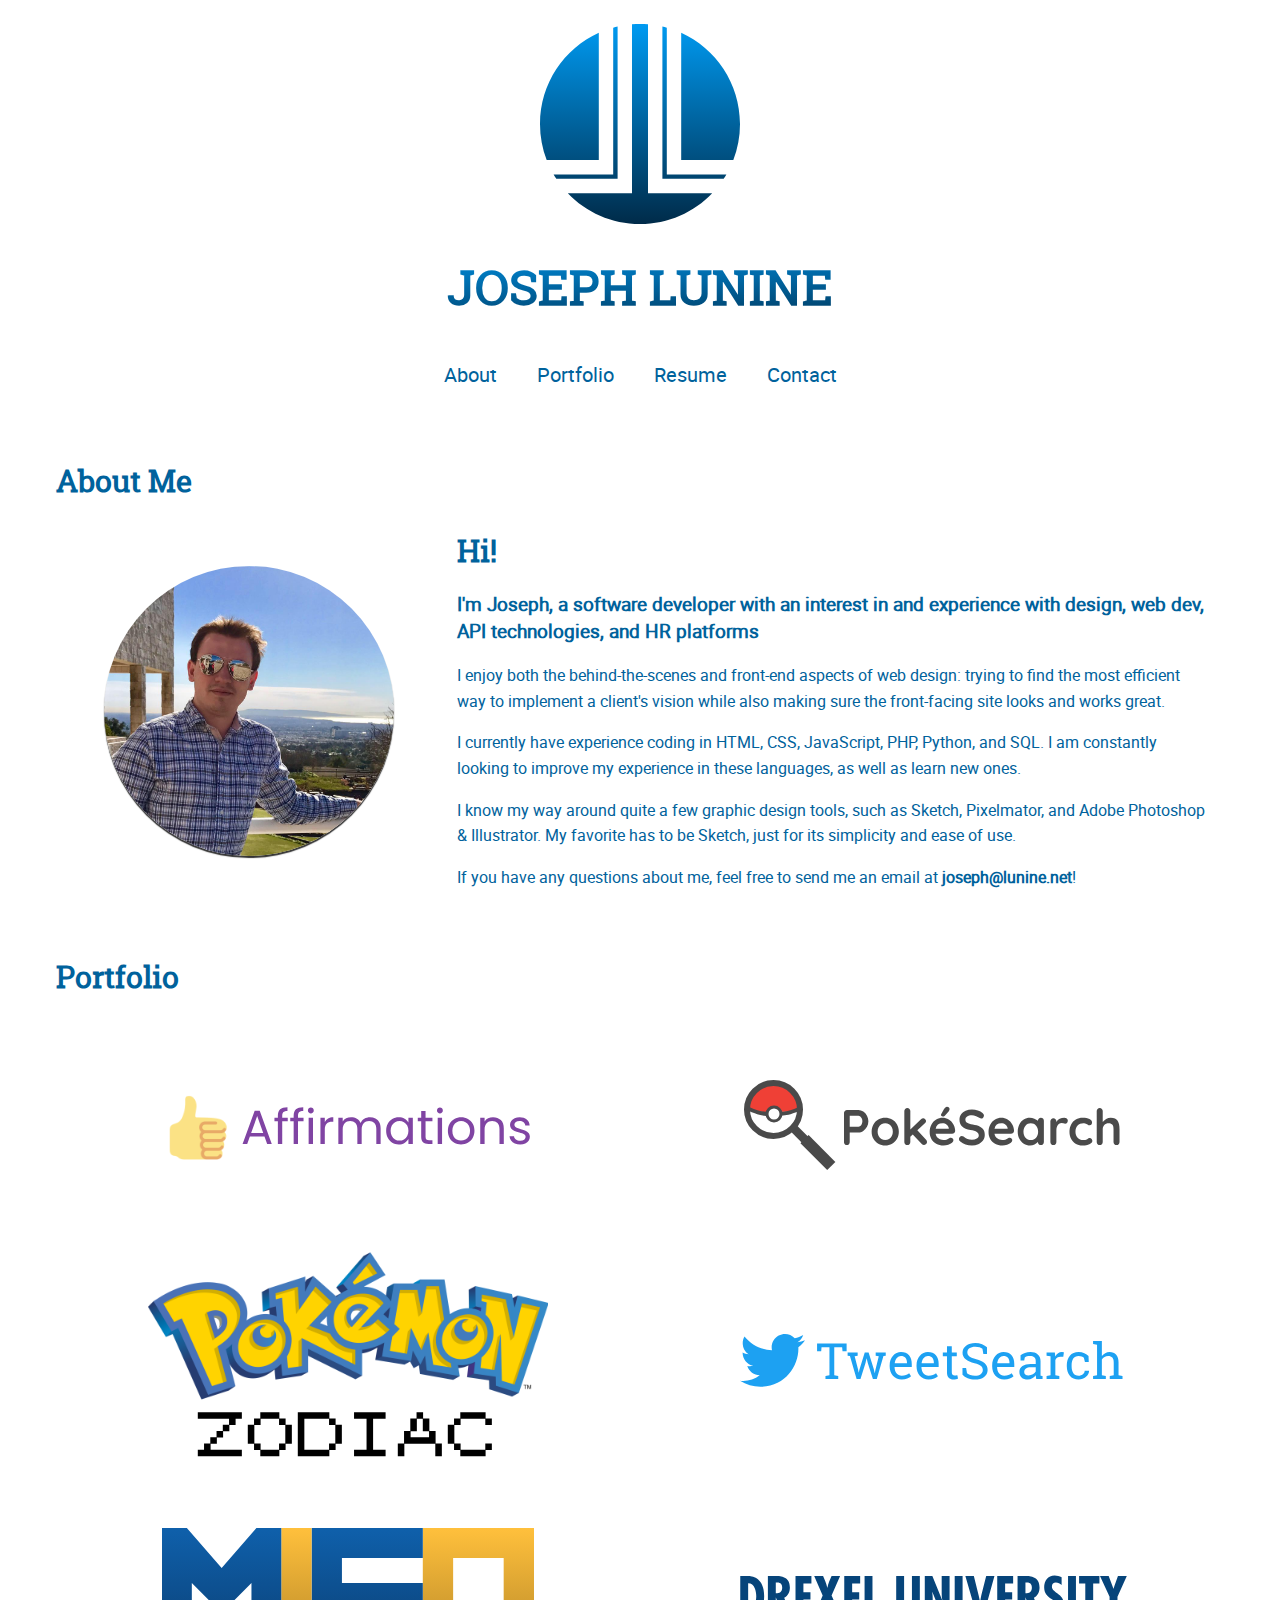
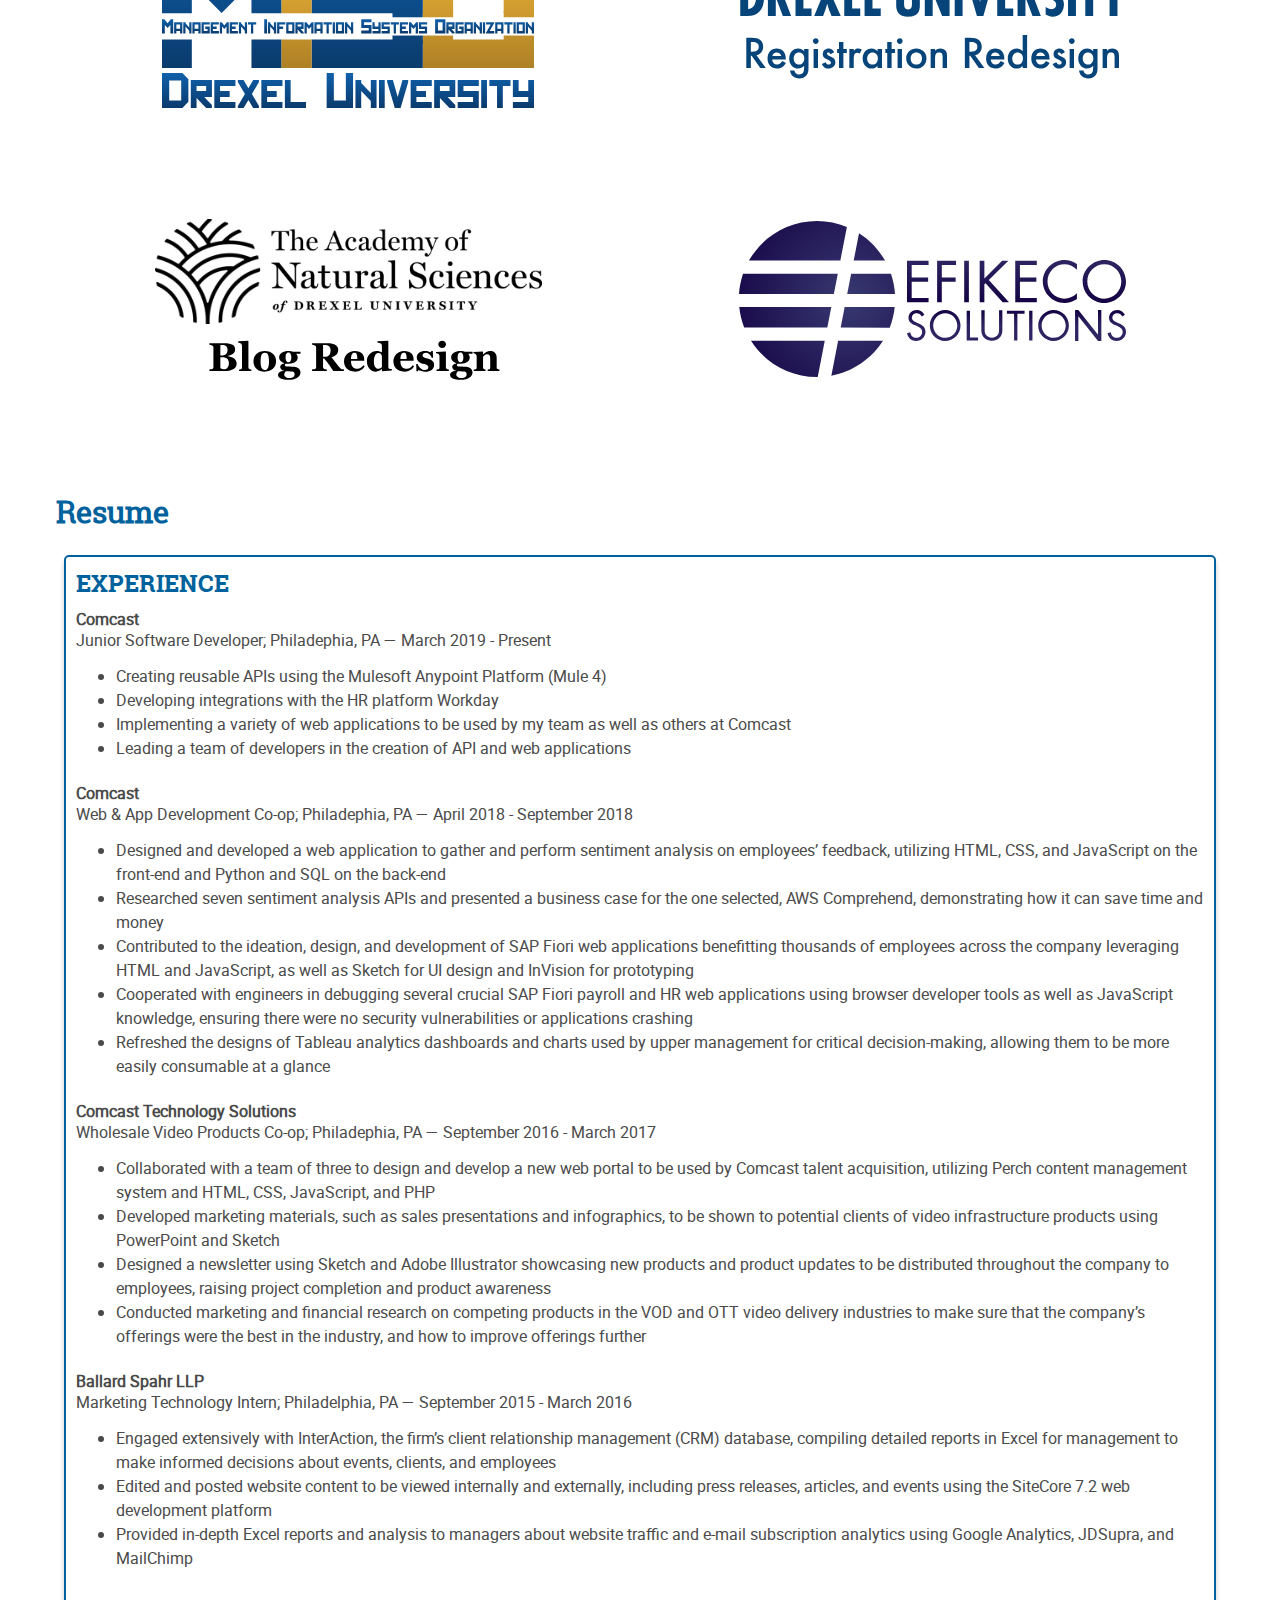
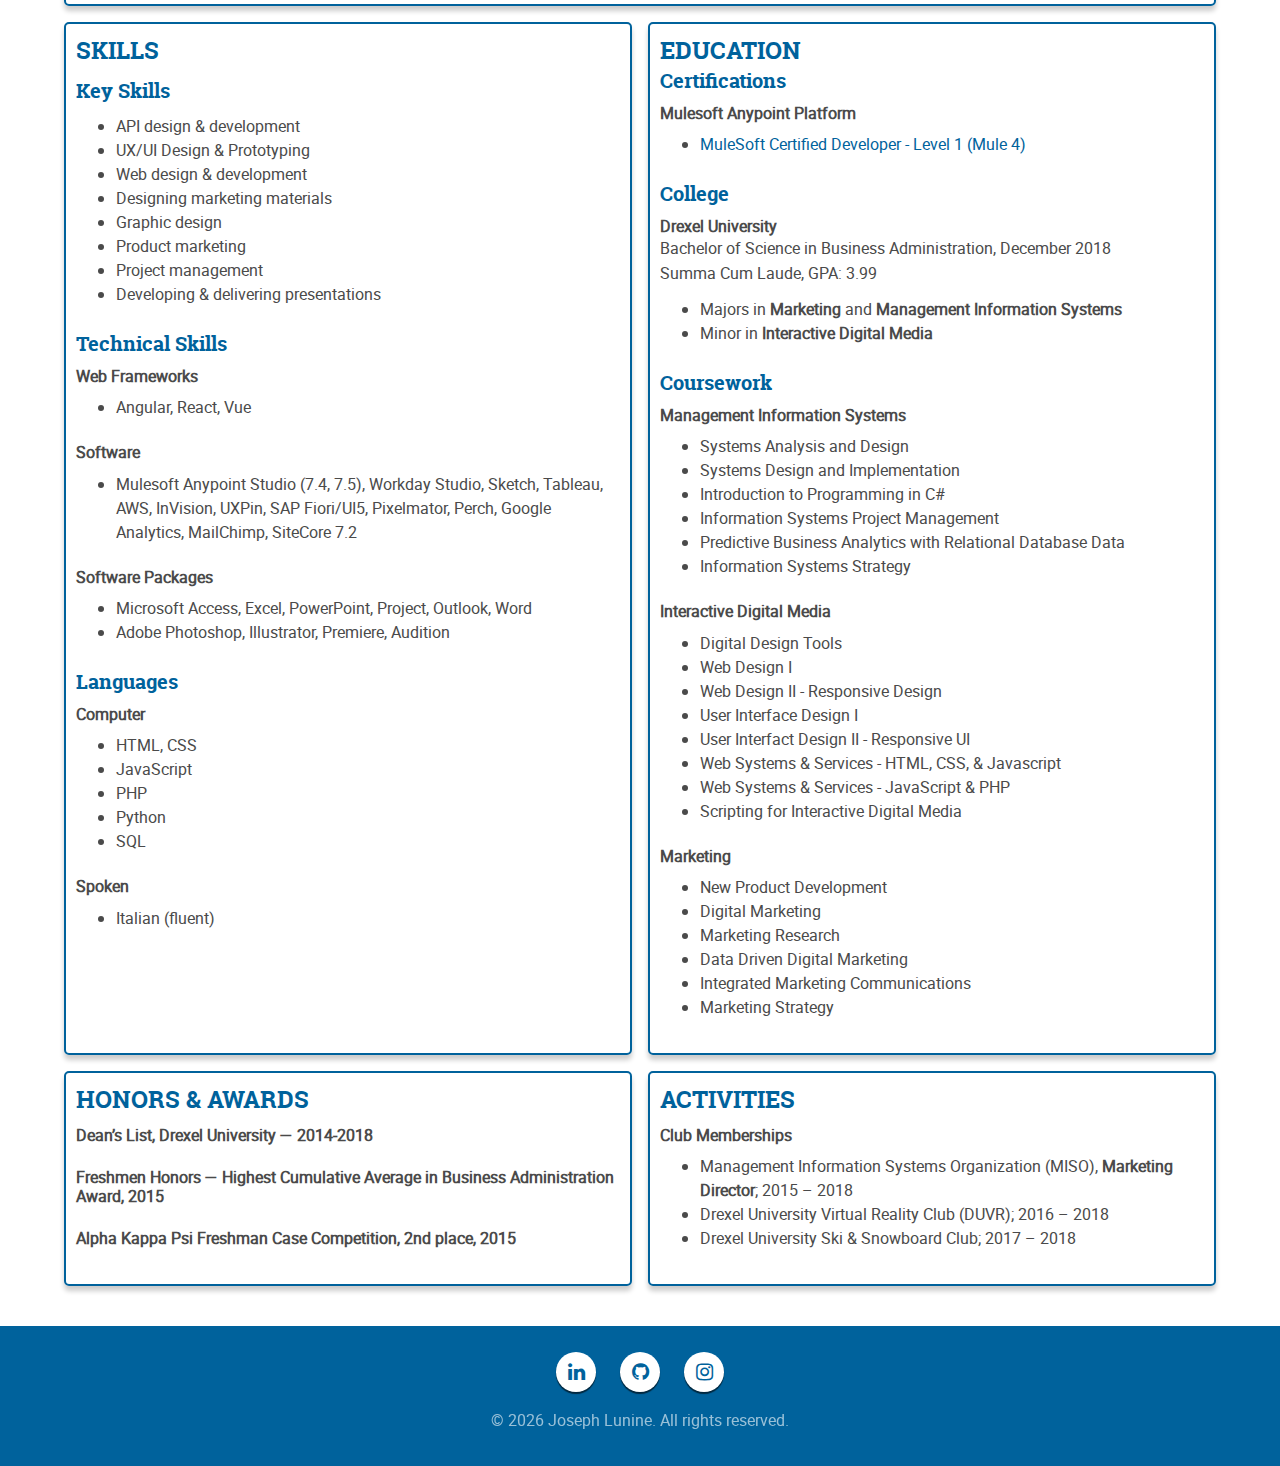
<file: index.html>
<!DOCTYPE html>
<html lang="en">
  <head>
    <script src="https://ajax.googleapis.com/ajax/libs/jquery/3.3.1/jquery.min.js"></script>
    <!-- Global site tag (gtag.js) - Google Analytics -->
      <script async src="https://www.googletagmanager.com/gtag/js?id=UA-110994948-1"></script>
      <script>
        window.dataLayer = window.dataLayer || [];
        function gtag(){dataLayer.push(arguments);}
        gtag('js', new Date());

        gtag('config', 'UA-110994948-1');
      </script>

    <meta charset="utf-8">
    <meta name="viewport" content="width=device-width, initial-scale=1">
    <title>Joseph Lunine</title>

    <link rel="stylesheet" href="css/normalize.css">
    <!-- Get icons for footer -->
    <link rel="stylesheet" href="https://cdnjs.cloudflare.com/ajax/libs/font-awesome/4.7.0/css/font-awesome.min.css">
    <link rel="stylesheet" href="css/main.css">

    <!-- Get favicons for tab icons -->
    <link rel="apple-touch-icon" sizes="180x180" href="favicons/apple-touch-icon.png">
    <link rel="icon" type="image/png" sizes="32x32" href="favicons/favicon-32x32.png">
    <link rel="icon" type="image/png" sizes="16x16" href="favicons/favicon-16x16.png">
    <link rel="manifest" href="favicons/manifest.json">
    <link rel="mask-icon" href="favicons/safari-pinned-tab.svg" color="#5bbad5">
    <meta name="theme-color" content="#ffffff">
  </head>

  <body>

    <div id="home-page"></div>

    <!-- Header Section -->
    <header class="opener" id="opener">

      <div class="sub-opener">
        <div class="openTxt">
        <a href="/"><img class="opener-logo" id="opener-logo" src="images/jl-logo.svg" alt="JL Logo"></a>
        
          <h1>JOSEPH LUNINE</h1>

        </div> 
            
        <div class="opener-navlinks" id="opener-navlinks">
          <a href="#about" class="opener-link">About</a>
          <a href="#portfolio" class="opener-link">Portfolio</a>
          <a href="#resume" class="opener-link">Resume</a>
          <a href="mailto:joseph@lunine.net" class="opener-link">Contact</a>
        </div>
      </div>
        
    </header>


    <!-- Navbar -->
    <nav class="pagenav" id="topNav">
        <a href="/" class="logo-link" id="logo-link"><img class="logo" id="nav-logo" src="images/jl-logo.svg" alt="JL Logo"></a>

        <div class="navlinks" id="navlinks">
          <a href="#about" class="navlink" id="about-link">About</a>
          <a href="#portfolio" class="navlink" id="portfolio-link">Portfolio</a>
          <a href="#resume" class="navlink" id="resume-link">Resume</a>
          <a href="mailto:joseph@lunine.net" class="navlink">Contact</a>
        </div>
          <a class="icon"><img src="images/hamburger.svg" id="icon" alt="hamburger icon"></a>
    </nav>


    <!-- Main Content Section -->
    <main>

      <div id="about"></div>
      <!-- About Section -->
      <h2 class="section">About Me</h2>
      <div class="about">
        <img class="bubblePic" src="images/josImage.jpg" alt="Joseph Lunine" draggable="false">

        <div class="aboutme">
          <h1>Hi!</h1>
          <h3>I'm Joseph, a software developer with an interest in and experience with design, web dev, API technologies, and HR platforms</h3>

          <button class="more-info" id="infoButton">Read More</button>

          <div class="aboutTxt" id="abT">
            <p class="about-p1">I enjoy both the behind-the-scenes and front-end aspects of web design: trying to find the most efficient way to implement a client's vision while also making sure the front-facing site looks and works great.</p>
            <p class="about-p2">I currently have experience coding in HTML, CSS, JavaScript, PHP, Python, and SQL. I am constantly looking to improve my experience in these languages, as well as learn new ones.</p>
            <p class="about-p3">I know my way around quite a few graphic design tools, such as Sketch, Pixelmator, and Adobe Photoshop &amp; Illustrator. My favorite has to be Sketch, just for its simplicity and ease of use.</p>
            <p class="about-p4">If you have any questions about me, feel free to send me an email at <a class="email" href="mailto:joseph@lunine.net"><b>joseph@lunine.net</b></a>!</p>
          </div>

        </div>
     </div>

      <div id="portfolio"></div>
      <!-- Portfolio Section -->
        <h2 class="section">Portfolio</h2>
        <div class="portfolio">
          <!-- Affirmations Link -->
          <figure class="figure1">
            <a href="https://affirmations.onrender.com" target="_blank" rel="noopener noreferrer"><img src="images/affirmations.svg" alt="Affirmations logo" class="portfolio-section" draggable="false"></a>
          </figure>
          <!-- PokeSearch Link -->
          <figure class="figure2">
            <a href="https://pokesearch.onrender.com" target="_blank" rel="noopener noreferrer"><img src="images/pokesearch.svg" alt="PokéSearch" class="portfolio-section" draggable="false"></a>
          </figure>
          <!-- Pokemon Zodiac Link -->
            <figure class="figure3">
              <a href="https://pokemon-zodiac.onrender.com" target="_blank" rel="noopener noreferrer"><img src="images/zodiac.svg" alt="Pokémon Zodiac" class="portfolio-section" draggable="false"></a>
            </figure>
          <!-- TweetSearch Link -->
            <figure class="figure4">
              <a href="https://lunine.net/tweetsearch" target="_blank" rel="noopener noreferrer"><img src="images/tweetsearch.svg" alt="TweetSearch Logo" class="portfolio-section" draggable="false"></a>
            </figure>
          <!-- MISO Link -->
            <figure class="figure5">
              <a href="miso.html"><img src="images/miso.svg" alt="MISO Logo" class="portfolio-section" draggable="false"></a>
            </figure>
          <!-- Drexel Registration Link -->
            <figure class="figure6">
              <a href="drexelreg.html"><img src="images/drexelreg.svg" alt="Drexel Registration" class="portfolio-section" draggable="false"></a>
            </figure>
          <!-- ANS Blog Redesign Link -->
            <figure class="figure7">
              <a href="ansproto.html"><img src="images/ansb.svg" alt="ANS Blog Redesign" class="portfolio-section" draggable="false"></a>
            </figure>
          <!-- Efikeco Link -->
            <figure class="figure8">
              <a href="efikeco.html"><img src="images/efikeco.svg" alt="Efikeco Logo" class="portfolio-section" draggable="false"></a>
            </figure>

          <!-- UBAC Link (DEPRECATED) -->
            <!-- <figure class="figure8">
              <a href="ubac.html"><img src="images/ubac.svg" alt="UBAC Logo" class="portfolio-section" draggable="false"></a>
            </figure>  -->
        </div>

      <div id="resume"></div>
      <!-- Resume Section -->
      <h2 class="section">Resume</h2>
      <div class="resume">
          <!-- Experience box -->

          <div class="details-box details-main opened">
            <div class="details-button" id="experience"> EXPERIENCE </div>
            <div id="experience_details">
              <section>
                <h4><b>Comcast</b></h4>
                <p>Junior Software Developer; Philadephia, PA — March 2019 - Present</p>
                <ul>
                  <li>Creating reusable APIs using the Mulesoft Anypoint Platform (Mule 4)</li>
                  <li>Developing integrations with the HR platform Workday</li>
                  <li>Implementing a variety of web applications to be used by my team as well as others at Comcast</li>
                  <li>Leading a team of developers in the creation of API and web applications</li>
                </ul>
              </section>

              <section>
                <h4><b>Comcast</b></h4>
                <p>Web &amp; App Development Co-op; Philadephia, PA — April 2018 - September 2018</p>
                <ul>
                  <li>Designed and developed a web application to gather and perform sentiment analysis on employees’ feedback, utilizing HTML, CSS, and JavaScript on the front-end and Python and SQL on the back-end</li>
                  <li>Researched seven sentiment analysis APIs and presented a business case for the one selected, AWS Comprehend, demonstrating how it can save time and money</li>
                  <li>Contributed to the ideation, design, and development of SAP Fiori web applications benefitting thousands of employees across the company leveraging HTML and JavaScript, as well as Sketch for UI design and InVision for prototyping</li>
                  <li>Cooperated with engineers in debugging several crucial SAP Fiori payroll and HR web applications using browser developer tools as well as JavaScript knowledge, ensuring there were no security vulnerabilities or applications crashing</li>
                  <li>Refreshed the designs of Tableau analytics dashboards and charts used by upper management for critical decision-making, allowing them to be more easily consumable at a glance</li>
                </ul>
              </section>

              <section>
                  <h4><b>Comcast Technology Solutions</b></h4>
                  <p>Wholesale Video Products Co-op; Philadephia, PA — September 2016 - March 2017</p>
                  <ul>
                    <li>Collaborated with a team of three to design and develop a new web portal to be used by Comcast talent acquisition, utilizing Perch content management system and HTML, CSS, JavaScript, and PHP</li>
                    <li>Developed marketing materials, such as sales presentations and infographics, to be shown to potential clients of video infrastructure products using PowerPoint and Sketch</li>
                    <li>Designed a newsletter using Sketch and Adobe Illustrator showcasing new products and product updates to be distributed throughout the company to employees, raising project completion and product awareness</li>
                    <li>Conducted marketing and financial research on competing products in the VOD and OTT video delivery industries to make sure that the company’s offerings were the best in the industry, and how to improve offerings further</li>
                  </ul>
                </section>

                <section>
                  <h4><b>Ballard Spahr LLP</b></h4>
                  <p>Marketing Technology Intern; Philadelphia, PA — September 2015 - March 2016</p>
                  <ul>
                    <li>Engaged extensively with InterAction, the firm’s client relationship management (CRM) database, compiling detailed reports in Excel for management to make informed decisions about events, clients, and employees</li>
                    <li>Edited and posted website content to be viewed internally and externally, including press releases, articles, and events using the SiteCore 7.2 web development platform</li>
                    <li>Provided in-depth Excel reports and analysis to managers about website traffic and e-mail subscription analytics using Google Analytics, JDSupra, and MailChimp</li>
                  </ul>
                </section>
              </div>
            </div>


          <!-- Skills box -->

          <div class="details-box details-1 opened">
            <div class="details-button" id="skills"> SKILLS </div>
              <div id="skills_details">
                <section>
                  <h3>Key Skills</h3>
                  <ul>
                    <li>API design & development</li>
                    <li>UX/UI Design &amp; Prototyping</li>
                    <li>Web design &amp; development</li>
                    <li>Designing marketing materials</li>
                    <li>Graphic design</li>
                    <li>Product marketing</li>
                    <li>Project management</li>
                    <li>Developing &amp; delivering presentations</li>
                  </ul>
                </section>

                <section>
                  <h3>Technical Skills</h3>

                  <section>
                    <h4><b>Web Frameworks</b></h4>
                      <ul>
                        <li>Angular, React, Vue</li>
                      </ul>
                  </section>

                  <section>
                    <h4><b>Software</b></h4>
                      <ul>
                        <li>Mulesoft Anypoint Studio (7.4, 7.5), Workday Studio, Sketch, Tableau, AWS, InVision, UXPin, SAP Fiori/UI5, Pixelmator, Perch, Google Analytics, MailChimp, SiteCore 7.2</li>
                      </ul>
                  </section>

                  <section>
                    <h4><b>Software Packages</b></h4>
                      <ul>
                        <li>Microsoft Access, Excel, PowerPoint, Project, Outlook, Word</li>
                        <li>Adobe Photoshop, Illustrator, Premiere, Audition</li>
                      </ul>
                  </section>
                </section>

                <section>
                  <h3>Languages</h3>
                  <section>
                    <h4><b>Computer</b></h4>
                    <ul>
                      <li>HTML, CSS</li>
                      <li>JavaScript</li>
                      <li>PHP</li>
                      <li>Python</li>
                      <li>SQL</li>
                    </ul>
                  </section>
                  <section>
                    <h4><b>Spoken</b></h4>
                    <ul>
                      <li>Italian (fluent)</li>
                    </ul>
                  </section>
                </section>
              </div>
            </div>


          <!-- Education box -->

          <div class="details-box details-2 opened">
            <div class="details-button" id="education"> EDUCATION </div>
            <div id="education_details">
              <h3>Certifications</h3>
                <section>
                  <h4><b>Mulesoft Anypoint Platform</b></h4>
                    <ul>
                      <li><a target="_blank" href="files/Mule_4_Certification.pdf">MuleSoft Certified Developer - Level 1 (Mule 4)</a></li>
                    </ul>
                </section>

              <h3>College</h3>
                <section>
                  <h4><b>Drexel University</b></h4>
                  <p>Bachelor of Science in Business Administration, December 2018</p>
                  <p>Summa Cum Laude, GPA: 3.99</p>
                  <ul>
                    <li>Majors in <b>Marketing</b> and <b>Management Information Systems</b></li>
                    <li>Minor in <b>Interactive Digital Media</b></li>
                  </ul>
                </section>

              <h3>Coursework</h3>
                <section>
                  <h4><b>Management Information Systems</b></h4>
                    <ul>
                      <li>Systems Analysis and Design</li>
                      <li>Systems Design and Implementation</li>
                      <li>Introduction to Programming in C#</li>
                      <li>Information Systems Project Management</li>
                      <li>Predictive Business Analytics with Relational Database Data</li>
                      <li>Information Systems Strategy</li>
                    </ul>
                </section>
                <section>
                  <h4><b>Interactive Digital Media</b></h4>
                    <ul>
                      <li>Digital Design Tools</li>
                      <li>Web Design I</li>
                      <li>Web Design II - Responsive Design</li>
                      <li>User Interface Design I</li>
                      <li>User Interfact Design II - Responsive UI</li>
                      <li>Web Systems &amp; Services - HTML, CSS, &amp; Javascript</li>
                      <li>Web Systems &amp; Services - JavaScript &amp; PHP</li>
                      <li>Scripting for Interactive Digital Media</li>
                    </ul>
                </section>
                <section>
                  <h4><b>Marketing</b></h4>
                    <ul>
                      <li>New Product Development</li>
                      <li>Digital Marketing</li>
                      <li>Marketing Research</li>
                      <li>Data Driven Digital Marketing</li>
                      <li>Integrated Marketing Communications</li>
                      <li>Marketing Strategy</li>
                    </ul>
                </section>
                  
              </div>
          </div>


          <!-- Honors & Awards box -->

          <div class="details-box details-3 opened">
            <div class="details-button" id="honors_awards"> HONORS &amp; AWARDS </div>
            <div id="honors_awards_details">
              <section>
                <h4><b>Dean’s List, Drexel University — 2014-2018</b></h4>
              </section>

              <section>
                <h4><b>Freshmen Honors — Highest Cumulative Average in Business Administration Award, 2015</b></h4>
              </section>

              <section>
                <h4><b>Alpha Kappa Psi Freshman Case Competition, 2nd place, 2015</b></h4>
              </section>
            </div>
          </div>

          
          <!-- Activities box -->

          <div class="details-box details-4 opened">
            <div class="details-button" id="activities"> ACTIVITIES </div>
            <div id="activities_details">
              <section>
                <h4><b>Club Memberships</b></h4>
                <ul>
                  <li>Management Information Systems Organization (MISO), <b>Marketing Director</b>; 2015 – 2018</li>
                  <li>Drexel University Virtual Reality Club (DUVR); 2016 – 2018</li>
                  <li>Drexel University Ski &amp; Snowboard Club; 2017 – 2018</li>
                </ul>
              </section>
            </div>
          </div>

      </div>


    </main>

  <!-- Footer Section -->
    <footer>
      <nav class="socialmedia">
        <a href="https://www.linkedin.com/in/joseph-lunine" class="fa fa-linkedin" target="_blank"></a>
        <a href="https://github.com/kryptodrex" class="fa fa-github" target="_blank"></a>
        <a href="https://www.instagram.com/kryptodrex/" class="fa fa-instagram" target="_blank"></a>
      </nav>

      <p>&copy; <span id="copyright"></span> Joseph Lunine. All rights reserved.</p>
    </footer>


    <script src="main.js"></script>

  </body>

</html>
</file>
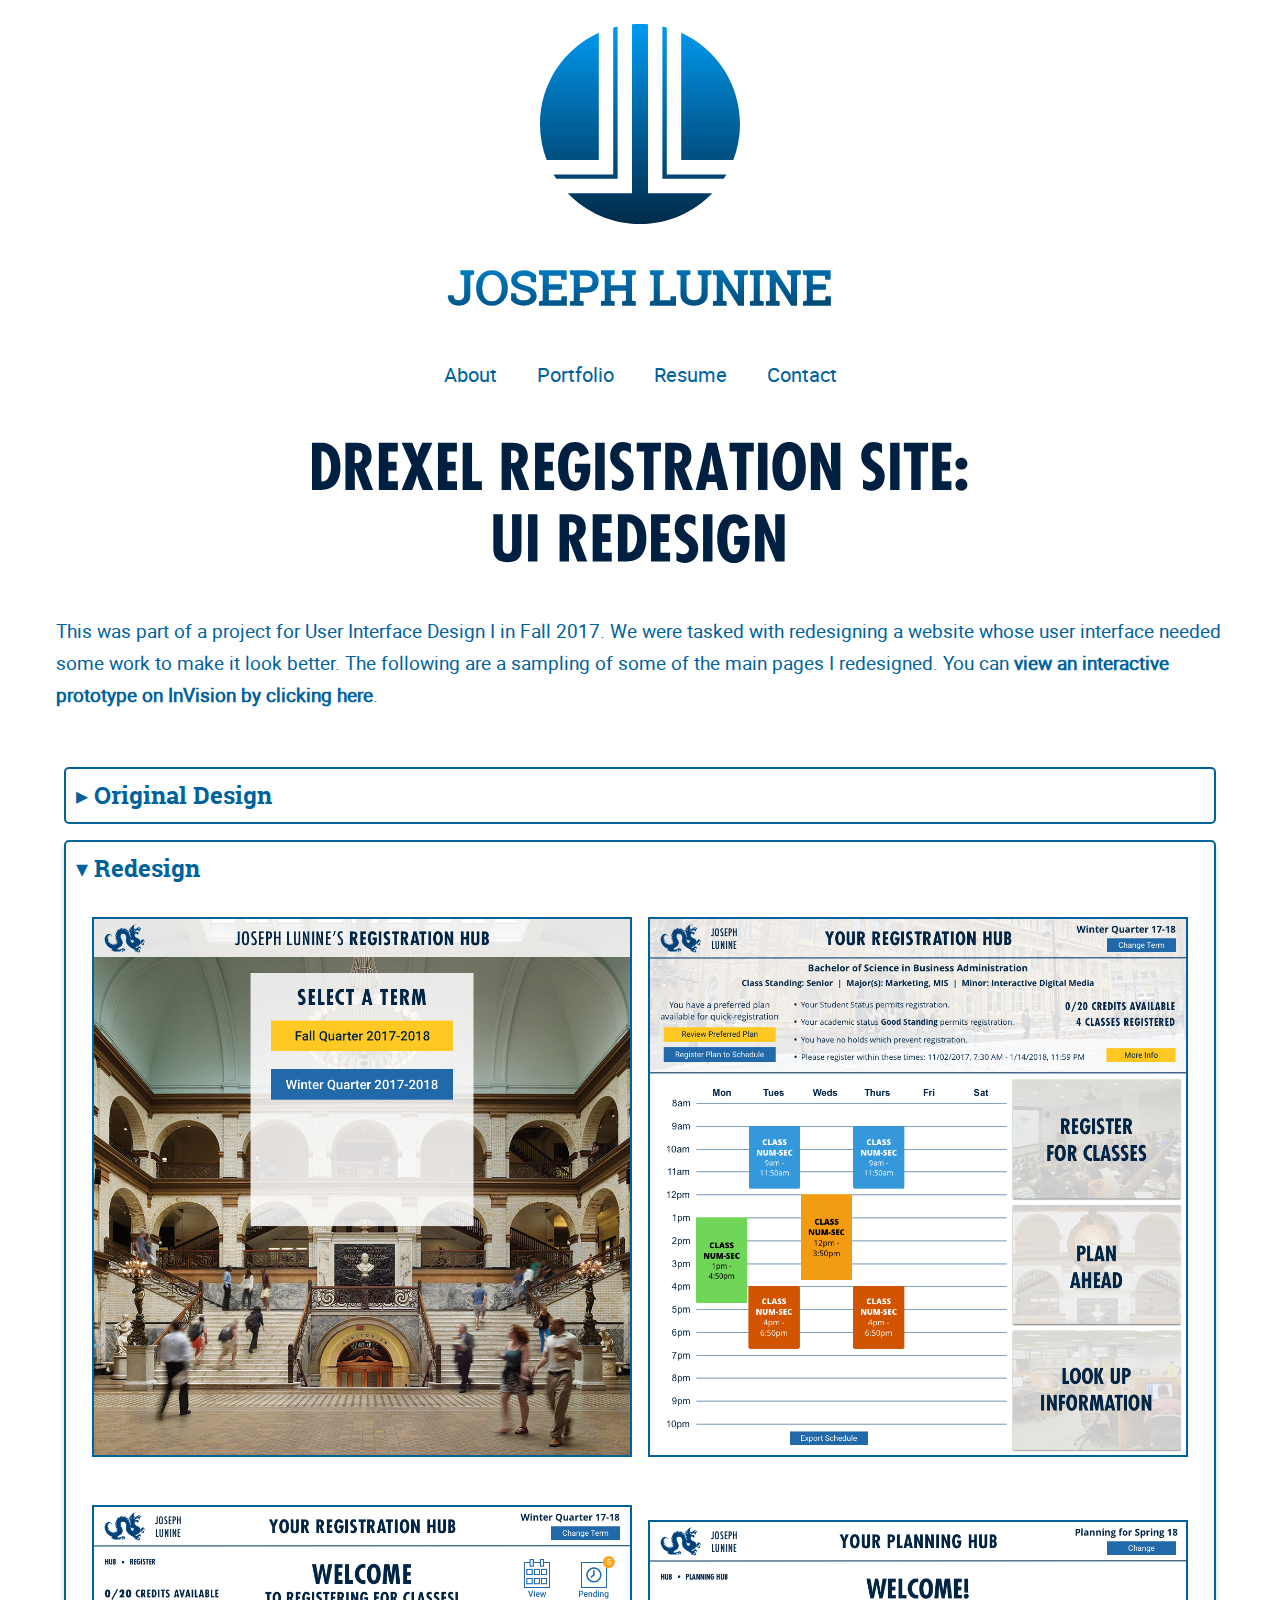
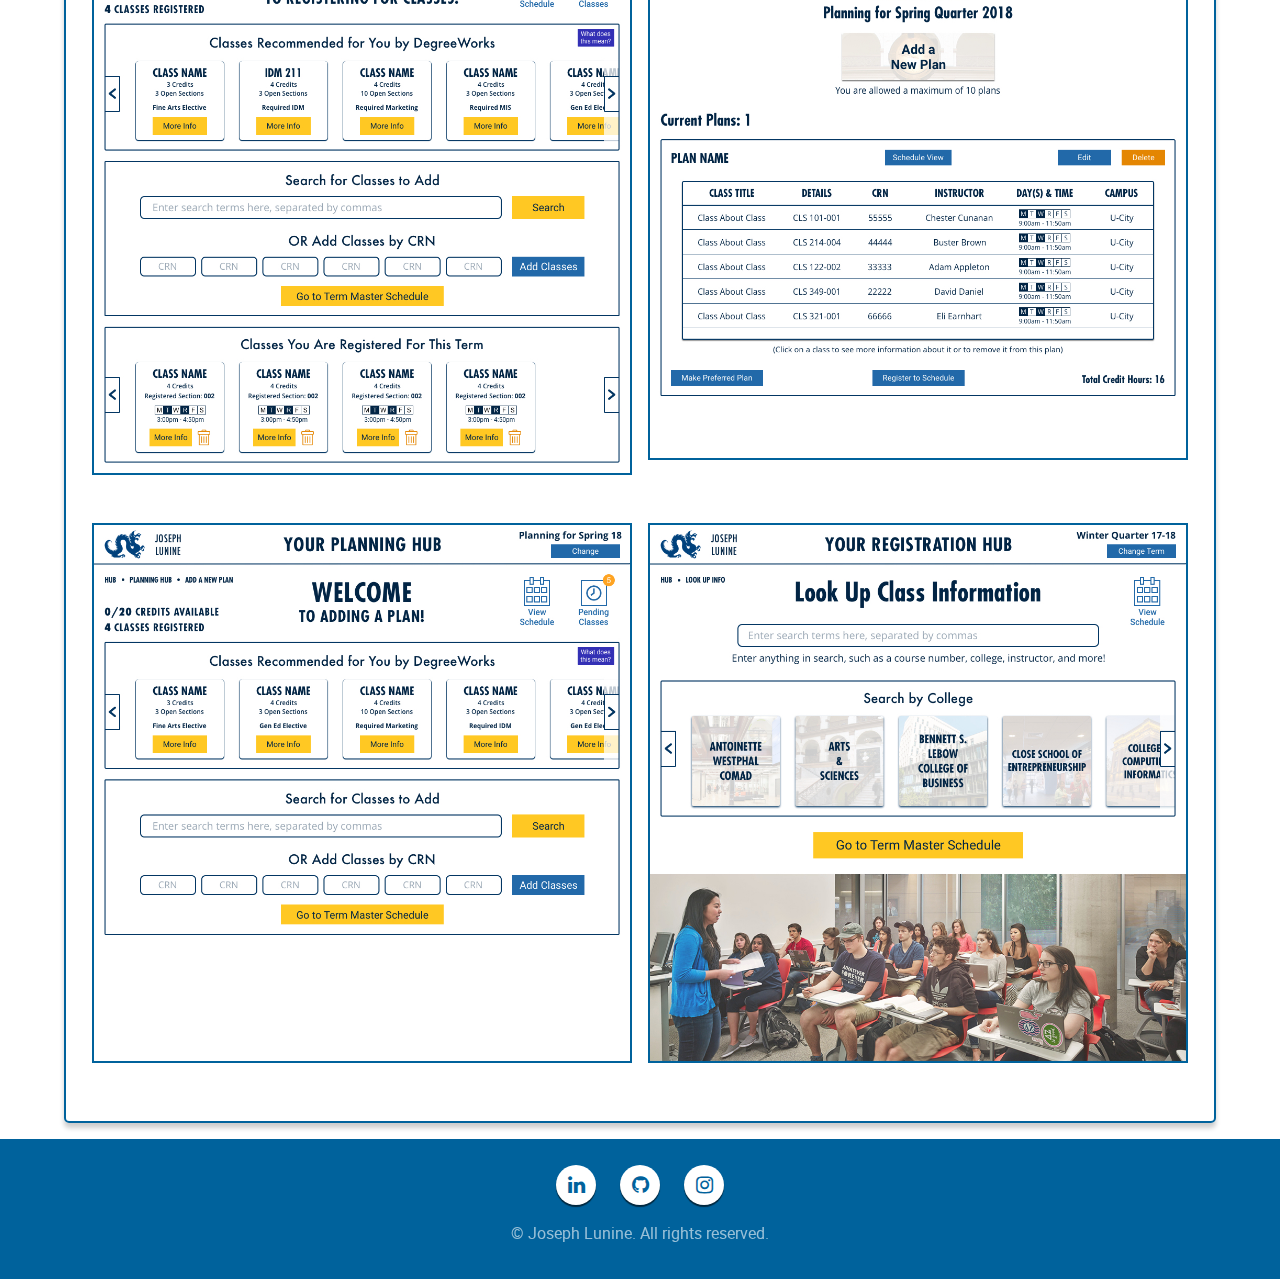
<file: drexelreg.html>
<!DOCTYPE html>
<html lang="en">
  <head>
    <!-- Global site tag (gtag.js) - Google Analytics -->
    <script async src="https://www.googletagmanager.com/gtag/js?id=UA-110994948-1"></script>
    <script>
      window.dataLayer = window.dataLayer || [];
      function gtag(){dataLayer.push(arguments);}
      gtag('js', new Date());

      gtag('config', 'UA-110994948-1');
    </script>

    <meta charset="utf-8">
    <meta name="viewport" content="width=device-width, initial-scale=1">
    <title>Joseph Lunine</title>

    <link rel="stylesheet" href="css/normalize.css">
    <!-- Get icons for footer -->
    <link rel="stylesheet" href="https://cdnjs.cloudflare.com/ajax/libs/font-awesome/4.7.0/css/font-awesome.min.css">
    <link rel="stylesheet" href="css/main.css">

    <!-- Get favicons for tab icons -->
    <link rel="apple-touch-icon" sizes="180x180" href="favicons/apple-touch-icon.png">
    <link rel="icon" type="image/png" sizes="32x32" href="favicons/favicon-32x32.png">
    <link rel="icon" type="image/png" sizes="16x16" href="favicons/favicon-16x16.png">
    <link rel="manifest" href="favicons/manifest.json">
    <link rel="mask-icon" href="favicons/safari-pinned-tab.svg" color="#5bbad5">
    <meta name="theme-color" content="#ffffff">
  </head>

<body>

    <div id="drexelreg-page"></div>

    <!-- Header Section -->
    <header class="opener-sub-page" id="opener" >

      <div class="sub-opener">
          <div class="openTxt">
          <a href="/"><img class="opener-logo" id="opener-logo" src="images/jl-logo.svg" alt="JL Logo"></a>
          
            <h1>JOSEPH LUNINE</h1>
  
          </div> 
      </div>
        
    </header>


    <!-- Navbar -->
    <nav class="pagenav" id="topNav">
      <a href="/" class="logo-link" id="logo-link"><img class="logo" id="nav-logo" src="images/jl-logo.svg" alt="JL Logo"></a>

      <div class="navlinks" id="navlinks">
        <a href="/#about" class="navlink" id="about-link">About</a>
        <a href="/#portfolio" class="navlink" id="portfolio-link">Portfolio</a>
        <a href="/#resume" class="navlink" id="resume-link">Resume</a>
        <a href="mailto:joseph@lunine.net" class="navlink">Contact</a>
      </div>
        <a class="icon"><img src="images/hamburger.svg" id="icon" alt="hamburger icon"></a>
  </nav>

    <main>
      <div class="portfolio-content">
        
        <div class="portfolio-item">
          <img class="port-image drexelregbanner" src="images/drexelregimg/drexelregbanner.svg" alt="Drexel Registration: UI Redesign" draggable="false">
        </div>

        <p class="portfolioDesc">This was part of a project for User Interface Design I in Fall 2017.
        We were tasked with redesigning a website whose user interface needed some work to make it look better.
        The following are a sampling of some of the main pages I redesigned. You can <a href="https://projects.invisionapp.com/share/KZE2ELHGB#/screens/259345021_Choose_Term_-Start_Here-" target="_blank"><b>view an interactive prototype on InVision
        by clicking here</b></a>.</p>

        <div class="details-box">
            <div class="details-button dr-button" id="original"><span>&#9656;</span> Original Design </div>
            <div class="drexelreg-images closed" id="original_details" hidden>
              <img class="reg-img1" src="images/drexelregimg/selectterm.png" alt="Image of the Term Selection screen">
              <img class="reg-img2" src="images/drexelregimg/reghome.png" alt="Image of the main registration page">
              <img class="reg-img3" src="images/drexelregimg/regclasses.png" alt="Image of the register for classes screen">
              <img class="reg-img4" src="images/drexelregimg/selectaplan.png" alt="Image of the plan selection screen">
              <img class="reg-img5" src="images/drexelregimg/planahead.png" alt="Image of the plan ahead screen, which allows you to register classes to a plan">
              <img class="reg-img6" src="images/drexelregimg/browseclasses.png" alt="Image of the browse classes screen">
            </div>
        </div>

        <div class="details-box opened">
            <div class="details-button dr-button" id="redesign"><span>&#9662;</span> Redesign </div>
            <div class="drexelreg-images" id="redesign_details">
                <img class="reg-img1" src="images/drexelregimg/chooseterm.jpg" alt="Redesign - Image of the Term Selection screen">
                <img class="reg-img2" src="images/drexelregimg/registrationhub.jpg" alt="Redesign - Image of the main registration hub">
                <img class="reg-img3" src="images/drexelregimg/registerforclasses.jpg" alt="Redesign - Image of the register for classes screen">
                <img class="reg-img4" src="images/drexelregimg/planahead.jpg" alt="Redesign - Image of the plan selection screen">
                <img class="reg-img5" src="images/drexelregimg/addnewplan.jpg" alt="Redesign - Image of the screen that allows you to find and add classes to your plan">
                <img class="reg-img6" src="images/drexelregimg/lookupinfo.jpg" alt="Redesign - Image of the screen that lets you look up info on any class, teacher, etc.">
            </div>
        </div>

      </div>

    </main>


  <!-- Footer Section -->
  <footer>
      <nav class="socialmedia">
        <a href="https://www.linkedin.com/in/joseph-lunine" class="fa fa-linkedin" target="_blank"></a>
        <a href="https://github.com/jel99" class="fa fa-github" target="_blank"></a>
        <a href="https://www.instagram.com/kryptodrex/" class="fa fa-instagram" target="_blank"></a>
      </nav>
  
      <p>&copy; <span id="copyright"></span> Joseph Lunine. All rights reserved.</p>
  </footer>
    
    
    <script src="main.js"></script>
    
    
</body>
</html>
</file>
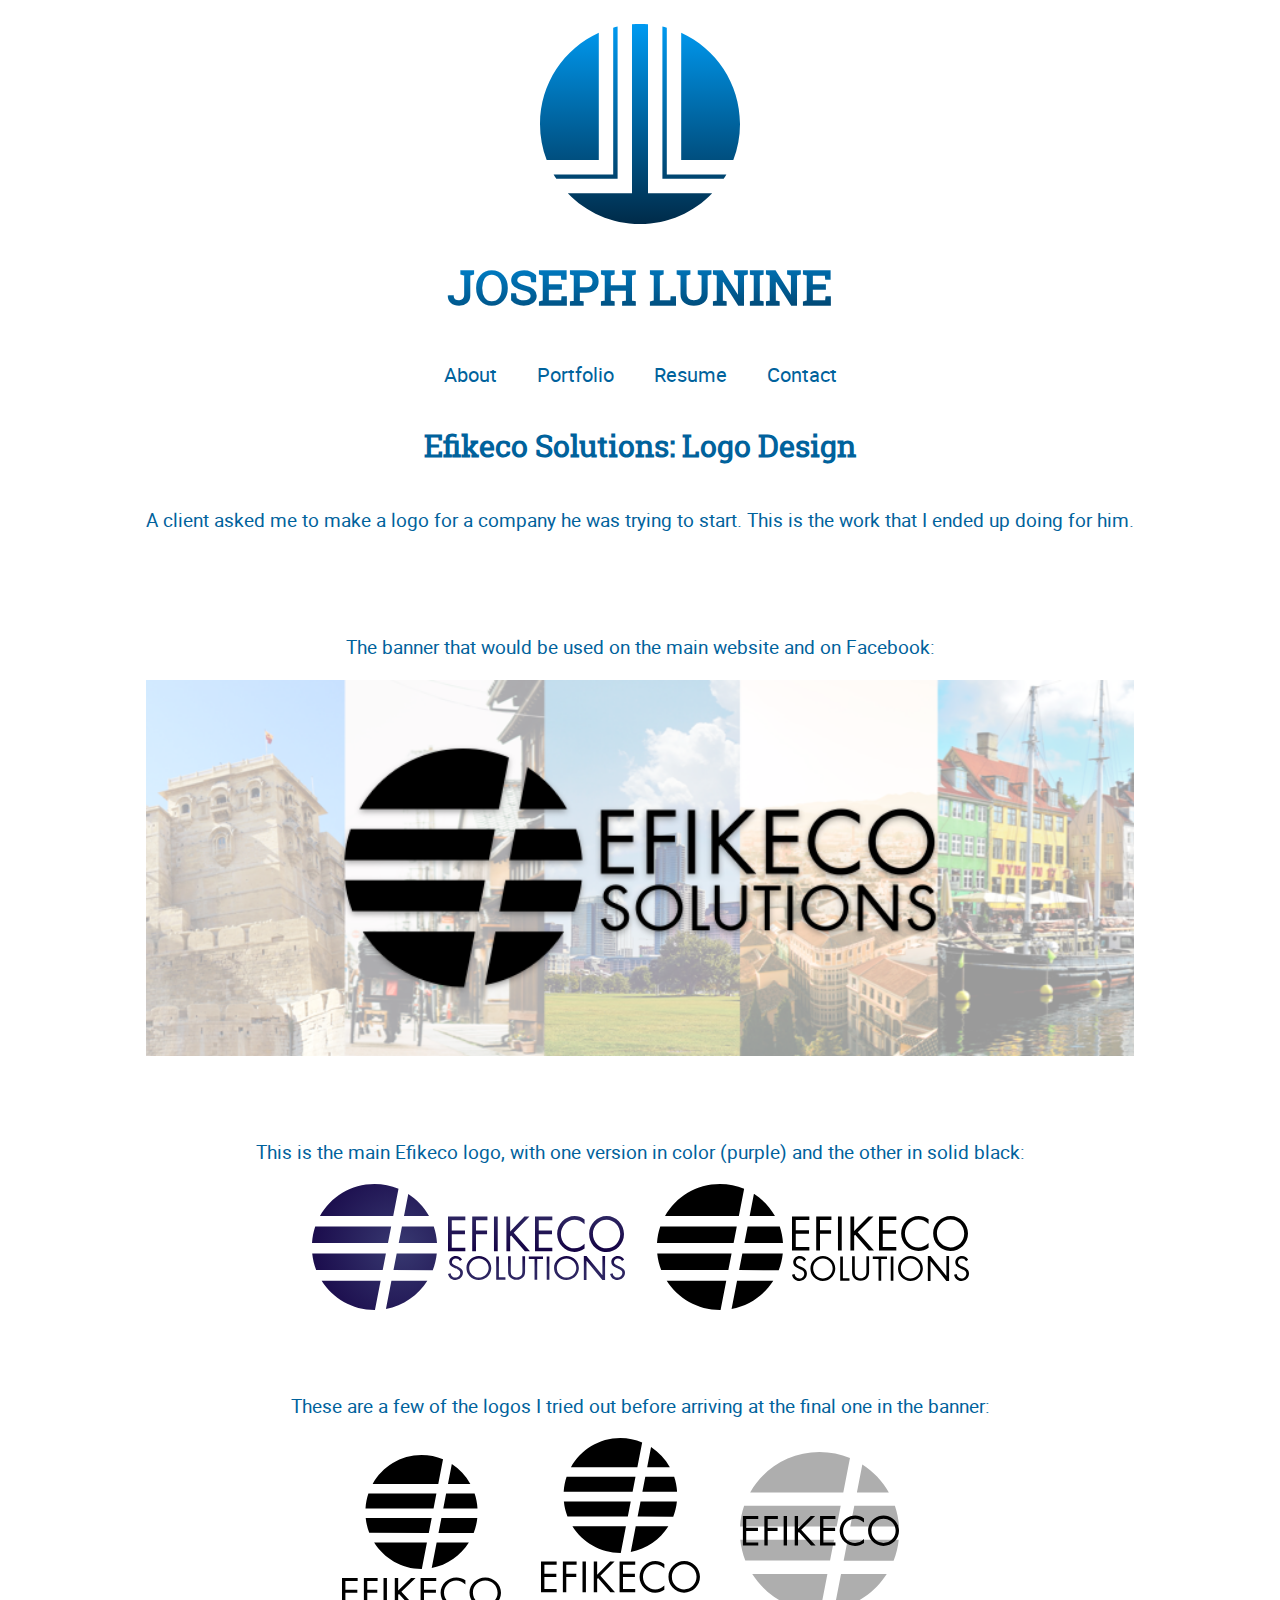
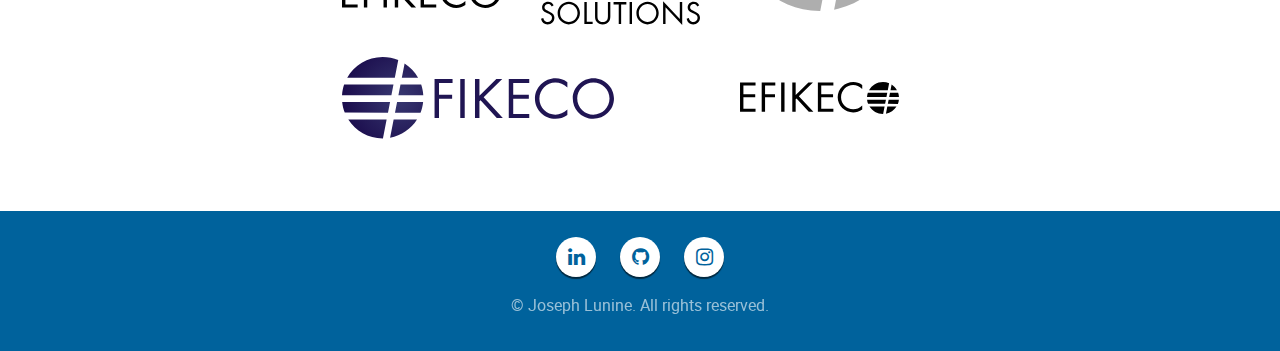
<file: efikeco.html>
<!DOCTYPE html>
<html lang="en">
  <head>
    <!-- Global site tag (gtag.js) - Google Analytics -->
    <script async src="https://www.googletagmanager.com/gtag/js?id=UA-110994948-1"></script>
    <script>
      window.dataLayer = window.dataLayer || [];
      function gtag(){dataLayer.push(arguments);}
      gtag('js', new Date());

      gtag('config', 'UA-110994948-1');
    </script>

    <meta charset="utf-8">
    <meta name="viewport" content="width=device-width, initial-scale=1">
    <title>Joseph Lunine</title>

    <link rel="stylesheet" href="css/normalize.css">
    <!-- Get icons for footer -->
    <link rel="stylesheet" href="https://cdnjs.cloudflare.com/ajax/libs/font-awesome/4.7.0/css/font-awesome.min.css">
    <link rel="stylesheet" href="css/main.css">

    <!-- Get favicons for tab icons -->
    <link rel="apple-touch-icon" sizes="180x180" href="favicons/apple-touch-icon.png">
    <link rel="icon" type="image/png" sizes="32x32" href="favicons/favicon-32x32.png">
    <link rel="icon" type="image/png" sizes="16x16" href="favicons/favicon-16x16.png">
    <link rel="manifest" href="favicons/manifest.json">
    <link rel="mask-icon" href="favicons/safari-pinned-tab.svg" color="#5bbad5">
    <meta name="theme-color" content="#ffffff">
  </head>

<body>

    <!-- Header Section -->
    <header class="opener-sub-page" id="opener" >

        <div class="sub-opener">
            <div class="openTxt">
            <a href="/"><img class="opener-logo" id="opener-logo" src="images/jl-logo.svg" alt="JL Logo"></a>
            
                <h1>JOSEPH LUNINE</h1>
    
            </div> 
        </div>
        
    </header>

  <!-- Navbar -->
  <nav class="pagenav" id="topNav">
    <a href="/" class="logo-link" id="logo-link"><img class="logo" id="nav-logo" src="images/jl-logo.svg" alt="JL Logo"></a>

    <div class="navlinks" id="navlinks">
      <a href="/#about" class="navlink" id="about-link">About</a>
      <a href="/#portfolio" class="navlink" id="portfolio-link">Portfolio</a>
      <a href="/#resume" class="navlink" id="resume-link">Resume</a>
      <a href="mailto:joseph@lunine.net" class="navlink">Contact</a>
    </div>
      <a class="icon"><img src="images/hamburger.svg" id="icon" alt="hamburger icon"></a>
</nav>

    <main>
        <div class="portfolio-content">

            <h1>Efikeco Solutions: Logo Design</h1>

            <p class="portfolioDesc">A client asked me to make a logo for a company he was trying to start.
            This is the work that I ended up doing for him.</p>

            <div class="portfolio-item">
                <p>The banner that would be used on the main website and on Facebook:</p>
                <img class="port-image" src="images/efikecoimg/efikecobanner.png" alt="Efikeco Banner">
            </div>

            <div class="portfolio-item">
                <p>This is the main Efikeco logo, with one version in color (purple) and the other in solid black:</p>
                <div class="logo-variations">
                    <img class="var-img" src="images/efikecoimg/efikecologo1.svg" alt="Efikeco Logo in Purple">
                    <img class="var-img" src="images/efikecoimg/efikecologo2.svg" alt="Efikeco Logo in Black">
                </div>
            </div>

            <div class="portfolio-item">
                <p>These are a few of the logos I tried out before arriving at the final one in the banner:</p>
                <div class="old-logos">
                    <img class="old-img1" src="images/efikecoimg/efikecoattempts1.svg" alt="Efikeco Logo in Purple">
                    <img class="old-img2" src="images/efikecoimg/efikecoattempts2.svg" alt="Efikeco Logo in Black">
                    <img class="old-img3" src="images/efikecoimg/efikecoattempts3.svg" alt="Efikeco Logo in Black">
                    <img class="old-img4" src="images/efikecoimg/efikecoattempts4.svg" alt="Efikeco Logo in Black">
                    <img class="old-img5" src="images/efikecoimg/efikecoattempts5.svg" alt="Efikeco Logo in Black">
                </div>
            </div>
 
        </div>

    </main>


  <!-- Footer Section -->
  <footer>
        <nav class="socialmedia">
          <a href="https://www.linkedin.com/in/joseph-lunine" class="fa fa-linkedin" target="_blank"></a>
          <a href="https://github.com/jel99" class="fa fa-github" target="_blank"></a>
          <a href="https://www.instagram.com/kryptodrex/" class="fa fa-instagram" target="_blank"></a>
        </nav>
    
        <p>&copy; <span id="copyright"></span> Joseph Lunine. All rights reserved.</p>
    </footer>
    
    
    <script src="main.js"></script>
    
    
</body>
</html>
</file>
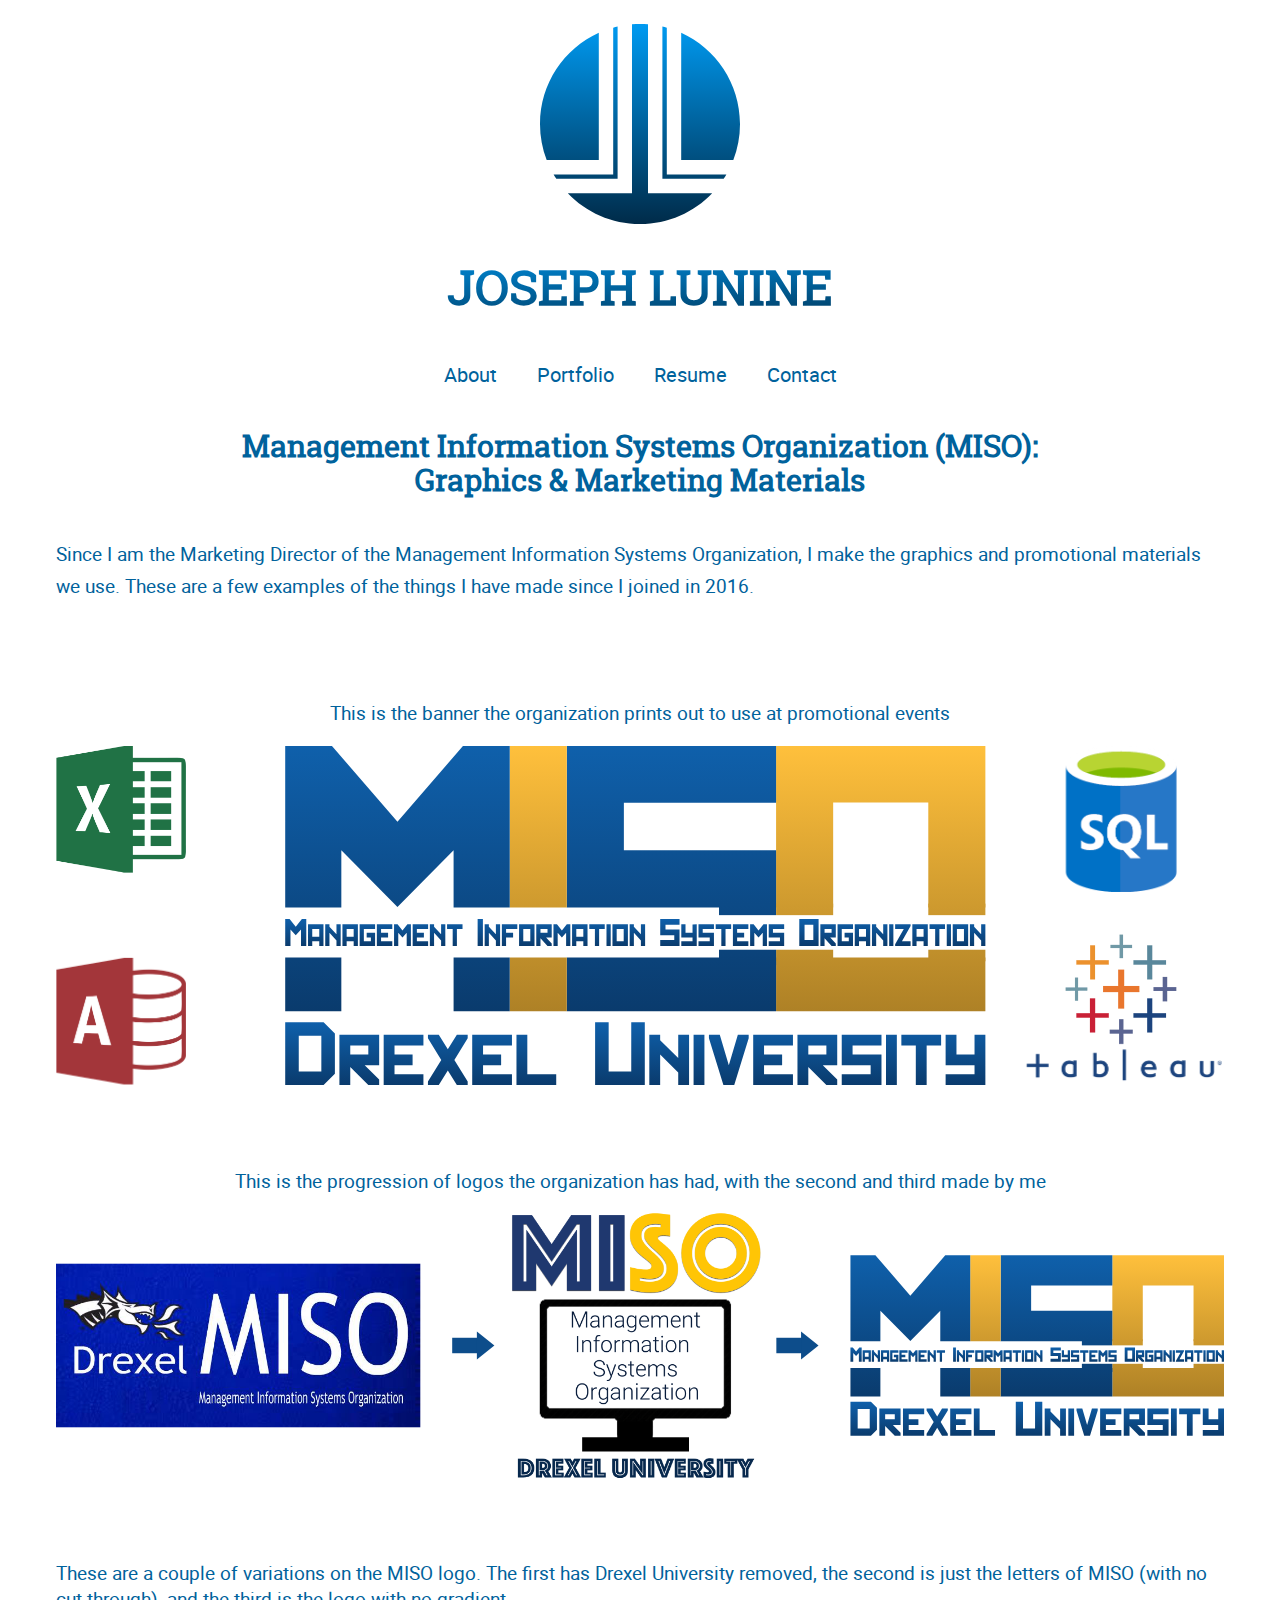
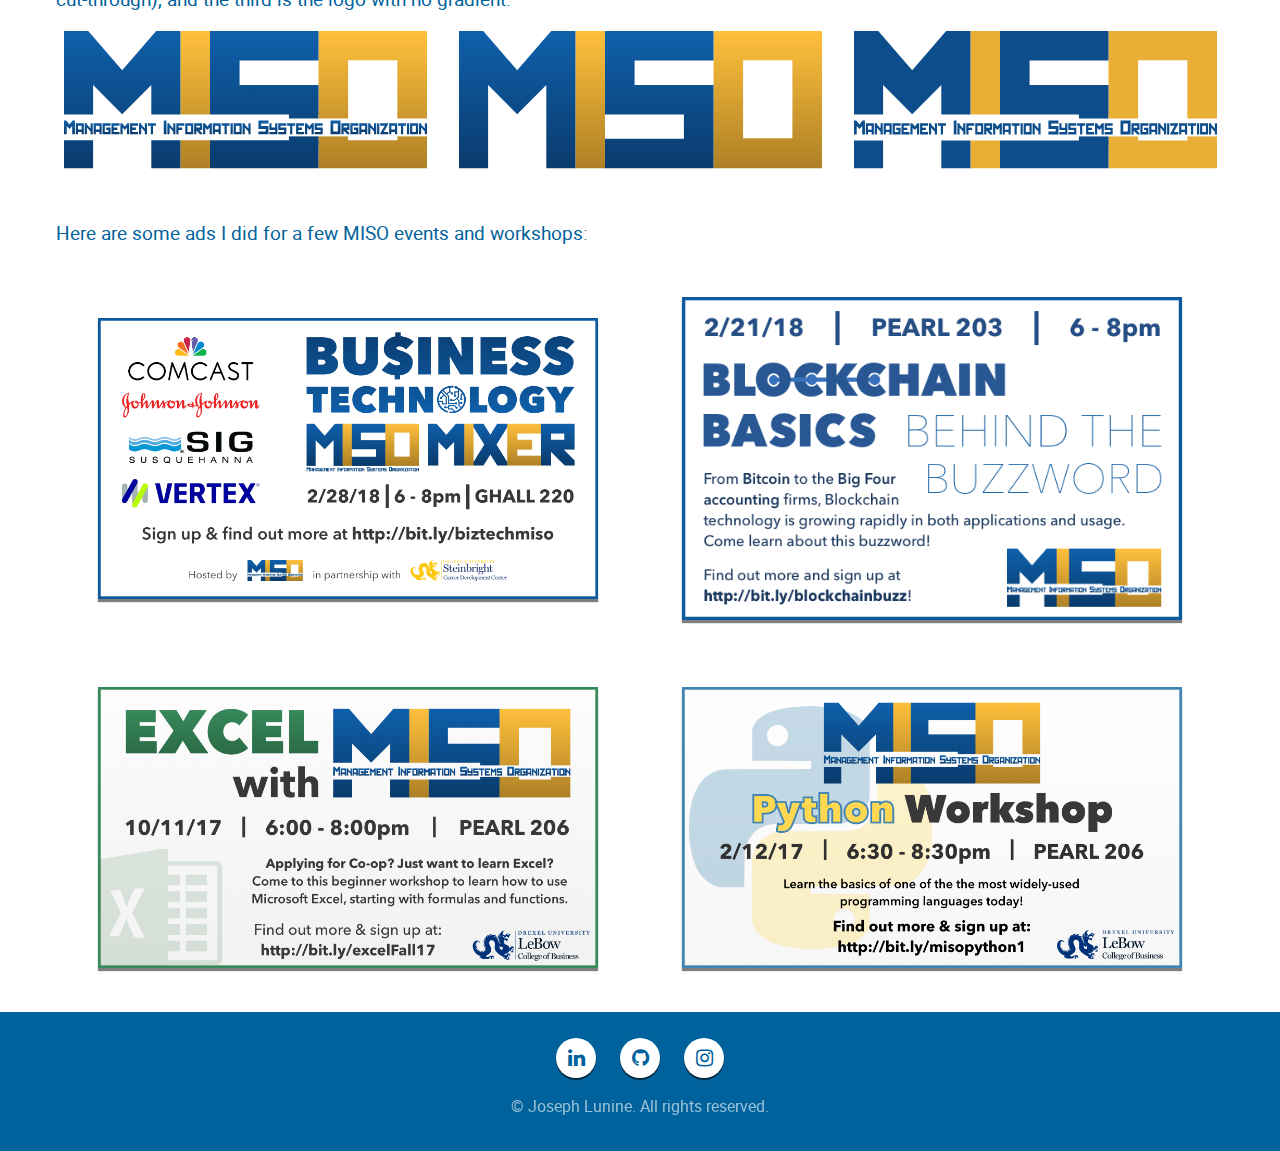
<file: miso.html>
<!DOCTYPE html>
<html lang="en">
  <head>
    <!-- Global site tag (gtag.js) - Google Analytics -->
    <script async src="https://www.googletagmanager.com/gtag/js?id=UA-110994948-1"></script>
    <script>
      window.dataLayer = window.dataLayer || [];
      function gtag(){dataLayer.push(arguments);}
      gtag('js', new Date());

      gtag('config', 'UA-110994948-1');
    </script>

    <meta charset="utf-8">
    <meta name="viewport" content="width=device-width, initial-scale=1">
    <title>MISO - Joseph Lunine</title>

    <link rel="stylesheet" href="css/normalize.css">
    <!-- Get icons for footer -->
    <link rel="stylesheet" href="https://cdnjs.cloudflare.com/ajax/libs/font-awesome/4.7.0/css/font-awesome.min.css">
    <link rel="stylesheet" href="css/main.css">

    <!-- Get favicons for tab icons -->
    <link rel="apple-touch-icon" sizes="180x180" href="favicons/apple-touch-icon.png">
    <link rel="icon" type="image/png" sizes="32x32" href="favicons/favicon-32x32.png">
    <link rel="icon" type="image/png" sizes="16x16" href="favicons/favicon-16x16.png">
    <link rel="manifest" href="favicons/manifest.json">
    <link rel="mask-icon" href="favicons/safari-pinned-tab.svg" color="#5bbad5">
    <meta name="theme-color" content="#ffffff">
  </head>

<body>

    <!-- Header Section -->
    <header class="opener-sub-page" id="opener">

      <div class="sub-opener">
          <div class="openTxt">
          <a href="/"><img class="opener-logo" id="opener-logo" src="images/jl-logo.svg" alt="JL Logo"></a>
          
            <h1>JOSEPH LUNINE</h1>
  
          </div> 
      </div>
        
    </header>

    <!-- Navbar -->
    <nav class="pagenav" id="topNav">
      <a href="/" class="logo-link" id="logo-link"><img class="logo" id="nav-logo" src="images/jl-logo.svg" alt="JL Logo"></a>

      <div class="navlinks" id="navlinks">
        <a href="/#about" class="navlink" id="about-link">About</a>
        <a href="/#portfolio" class="navlink" id="portfolio-link">Portfolio</a>
        <a href="/#resume" class="navlink" id="resume-link">Resume</a>
        <a href="mailto:joseph@lunine.net" class="navlink">Contact</a>
      </div>
        <a class="icon"><img src="images/hamburger.svg" id="icon" alt="hamburger icon"></a>
  </nav>

  <main>
    <div class="portfolio-content">
        <h1>Management Information Systems Organization (MISO): <br>
            Graphics &amp; Marketing Materials</h1>

        <p class="portfolioDesc">Since I am the Marketing Director of the Management Information Systems Organization, I make the graphics and promotional materials we use. These are a few examples of the things I have made since I joined in 2016.</p>

        <!-- MISO Banner -->
        <div class="portfolio-item">
          <p>This is the banner the organization prints out to use at promotional events</p>
          <img class="port-image" src="images/misoimg/misobanner.svg" alt="MISO Banner">
        </div>

        <!-- MISO Logo History -->
        <div class="portfolio-item">
          <p>This is the progression of logos the organization has had, with the second and third made by me</p>
          <img class="port-image large-image" src="images/misoimg/misohistory-large.svg" alt="MISO Logo History">
          <img class="port-image small-image" src="images/misoimg/misohistory-small.svg" alt="MISO Logo History">
        </div>

        <!-- MISO Logo Variations -->
        <div class="portfolio-item">
            <p>These are a couple of variations on the MISO logo. The first has Drexel University removed, the second is just the letters of MISO (with no cut-through), and the third is the logo with no gradient.</p>
            <div class="logo-variations">
              <img class="var-img" src="images/misoimg/miso-no-drexel.svg" alt="MISO Logo without Drexel University words">
              <img class="var-img" src="images/misoimg/miso-just-words.svg" alt="MISO Logo with just the letters">
              <img class="var-img" src="images/misoimg/miso-no-gradient.svg" alt="MISO Logo without a gradient applied">
            </div>
        </div>

        <p>Here are some ads I did for a few MISO events and workshops:</p>
        <div class="port-ads">
          <!-- Ad for a MISO networking event in LeBow -->
          <div class="portfolio-item ad1">
            <picture>
              <source media="(min-width: 32.8125rem)" class="port-ad" type="image/webp" srcset="images/misoimg/networking-lebow-large.webp">
              <source media="(min-width: 32.8125rem)" class="port-ad" type="image/png" srcset="images/misoimg/networking-lebow-large.png">
              <source class="port-ad" type="image/webp" srcset="images/misoimg/networking-lebow-small.webp">
              <source class="port-ad" type="image/png" srcset="images/misoimg/networking-lebow-small.png">
              <img class="port-ad" src="images/misoimg/networking-lebow-small.png" alt="MISO Networking Event Ad">
            </picture>
          </div>

          <!-- Ad for a MISO Blockchain workshop -->
          <div class="portfolio-item ad2">
              <picture>
                <source class="port-ad" type="image/webp" srcset="images/misoimg/blockchain-basics.webp">
                <source class="port-ad" type="image/png" srcset="images/misoimg/blockchain-basics.png">
                <img class="port-ad" src="images/misoimg/blockchain-basics.png" alt="MISO Blockchain Event Ad">
              </picture>
            </div>

          <!-- Ad for a MISO Excel workshop -->
          <div class="portfolio-item ad3">
            <picture>
              <source media="(min-width: 32.8125rem)" class="port-ad" type="image/webp" srcset="images/misoimg/excel-large.webp">
              <source media="(min-width: 32.8125rem)" class="port-ad" type="image/png" srcset="images/misoimg/excel-large.png">
              <source class="port-ad" type="image/webp" srcset="images/misoimg/excel-small.webp">
              <source class="port-ad" type="image/png" srcset="images/misoimg/excel-small.png">
              <img class="port-ad" src="images/misoimg/excel-small.png" alt="MISO Excel Event Ad">
            </picture>
          </div>

          <!-- Ad for a MISO Python workshop -->
          <div class="portfolio-item ad4">
              <picture>
                <source media="(min-width: 32.8125rem)" class="port-ad" type="image/webp" srcset="images/misoimg/python-large.webp">
                <source media="(min-width: 32.8125rem)" class="port-ad" type="image/png" srcset="images/misoimg/python-large.png">
                <source class="port-ad" type="image/webp" srcset="images/misoimg/python-small.webp">
                <source class="port-ad" type="image/png" srcset="images/misoimg/python-small.png">
                <img class="port-ad" src="images/misoimg/python-small.png" alt="MISO Python Event Ad">
              </picture>
            </div>
        </div>

    </div>

  </main>
  

<!-- Footer Section -->
<footer>
    <nav class="socialmedia">
      <a href="https://www.linkedin.com/in/joseph-lunine" class="fa fa-linkedin" target="_blank"></a>
      <a href="https://github.com/jel99" class="fa fa-github" target="_blank"></a>
      <a href="https://www.instagram.com/kryptodrex/" class="fa fa-instagram" target="_blank"></a>
    </nav>

    <p>&copy; <span id="copyright"></span> Joseph Lunine. All rights reserved.</p>
</footer>


    <script src="main.js"></script>


</body>
</html>
</file>
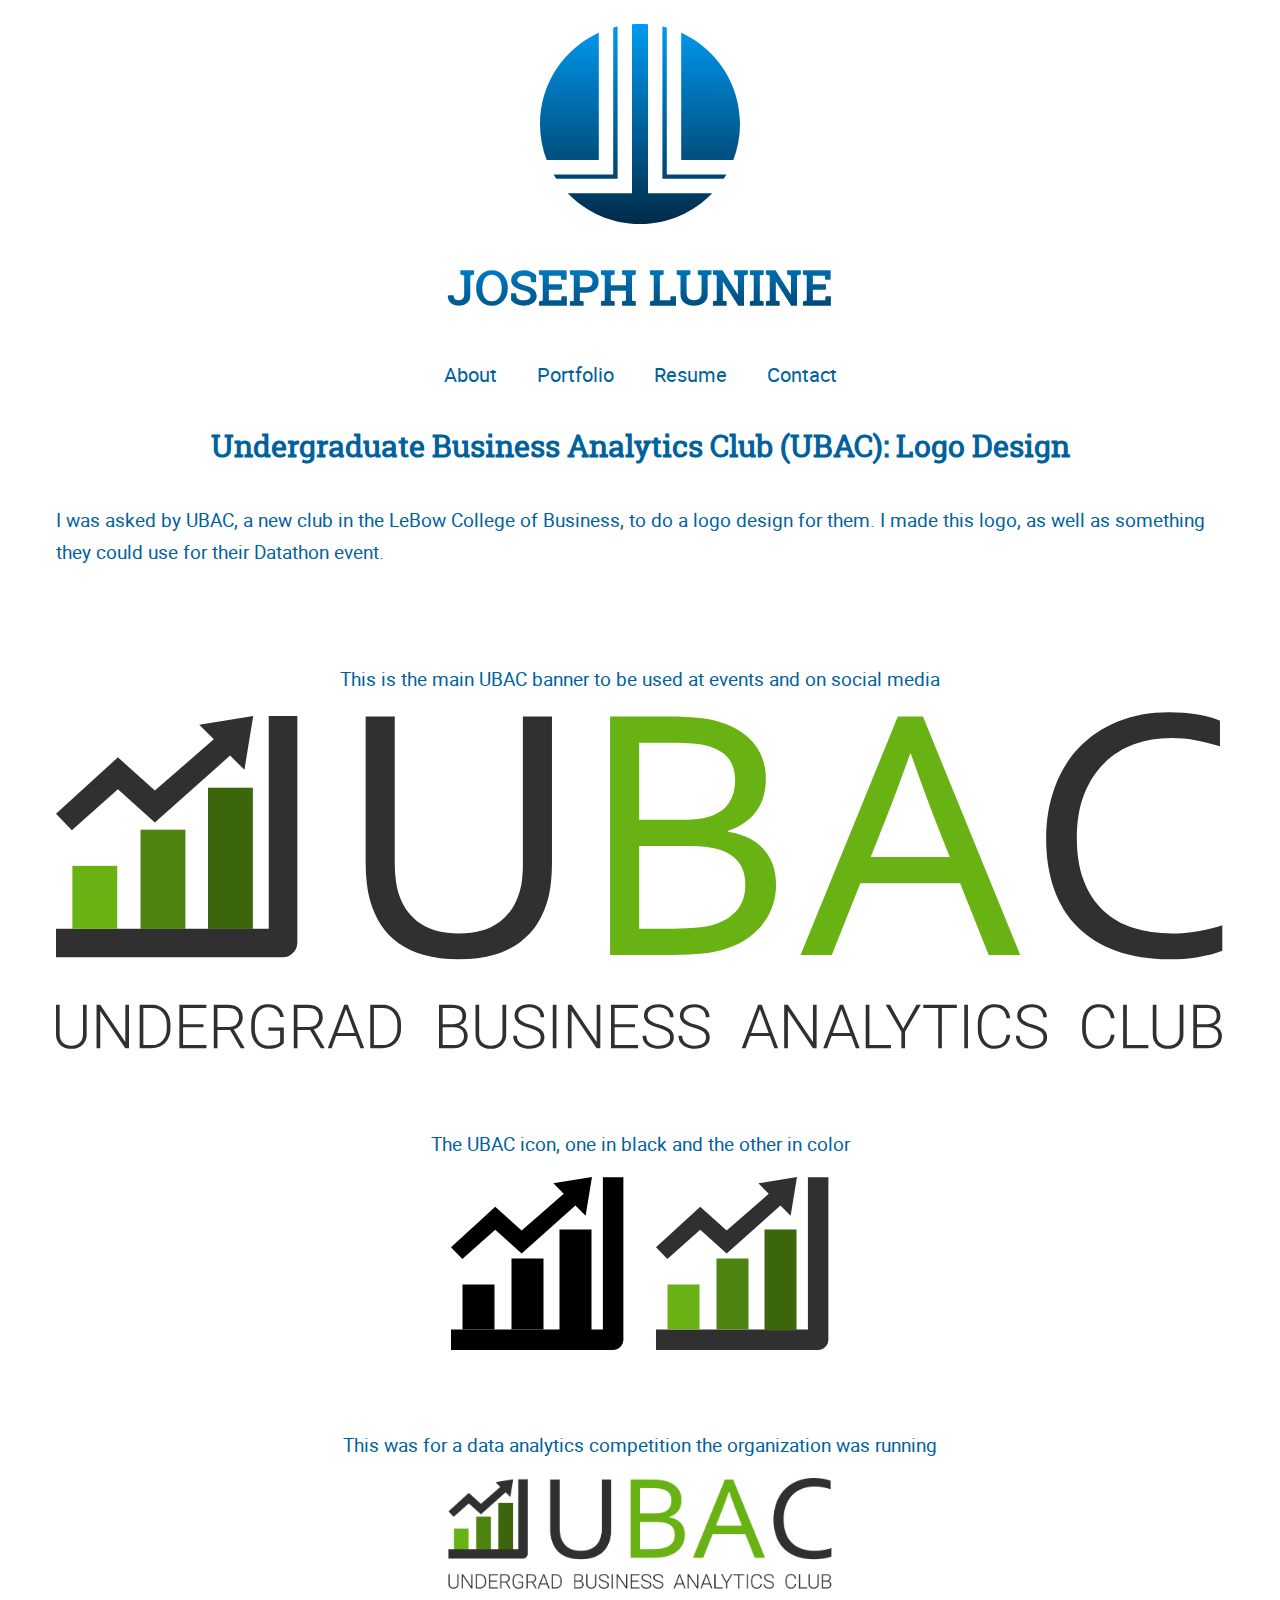
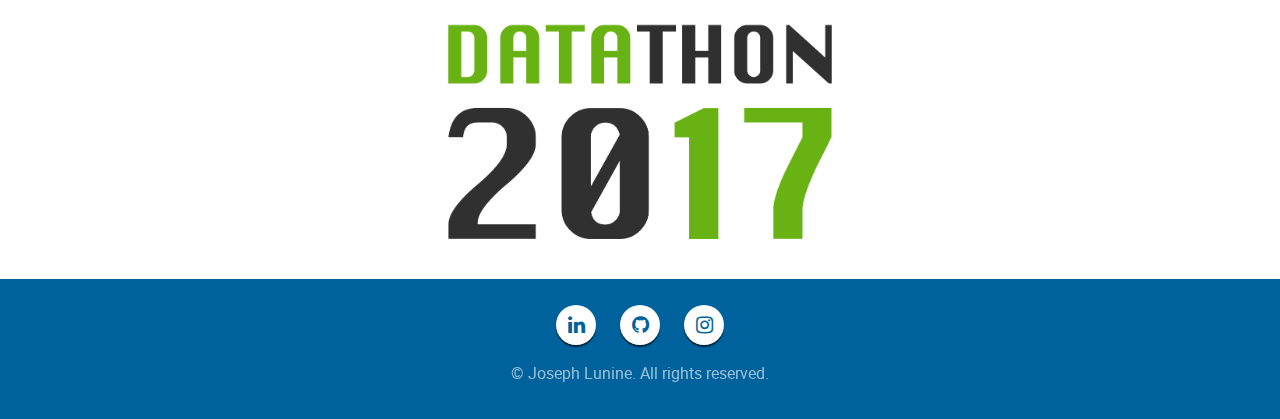
<file: ubac.html>
<!DOCTYPE html>
<html lang="en">
  <head>
    <!-- Global site tag (gtag.js) - Google Analytics -->
    <script async src="https://www.googletagmanager.com/gtag/js?id=UA-110994948-1"></script>
    <script>
      window.dataLayer = window.dataLayer || [];
      function gtag(){dataLayer.push(arguments);}
      gtag('js', new Date());

      gtag('config', 'UA-110994948-1');
    </script>

    <meta charset="utf-8">
    <meta name="viewport" content="width=device-width, initial-scale=1">
    <title>Joseph Lunine</title>

    <link rel="stylesheet" href="css/normalize.css">
    <!-- Get icons for footer -->
    <link rel="stylesheet" href="https://cdnjs.cloudflare.com/ajax/libs/font-awesome/4.7.0/css/font-awesome.min.css">
    <link rel="stylesheet" href="css/main.css">

    <!-- Get favicons for tab icons -->
    <link rel="apple-touch-icon" sizes="180x180" href="favicons/apple-touch-icon.png">
    <link rel="icon" type="image/png" sizes="32x32" href="favicons/favicon-32x32.png">
    <link rel="icon" type="image/png" sizes="16x16" href="favicons/favicon-16x16.png">
    <link rel="manifest" href="favicons/manifest.json">
    <link rel="mask-icon" href="favicons/safari-pinned-tab.svg" color="#5bbad5">
    <meta name="theme-color" content="#ffffff">
  </head>

<body>
    
    <!-- Header Section -->
    <header class="opener-sub-page" id="opener" >

        <div class="sub-opener">
            <div class="openTxt">
            <a href="/"><img class="opener-logo" id="opener-logo" src="images/jl-logo.svg" alt="JL Logo"></a>
            
                <h1>JOSEPH LUNINE</h1>
    
            </div> 
        </div>
        
    </header>


    <!-- Navbar -->
    <nav class="pagenav" id="topNav">
        <a href="/" class="logo-link" id="logo-link"><img class="logo" id="nav-logo" src="images/jl-logo.svg" alt="JL Logo"></a>
  
        <div class="navlinks" id="navlinks">
          <a href="/#about" class="navlink" id="about-link">About</a>
          <a href="/#portfolio" class="navlink" id="portfolio-link">Portfolio</a>
          <a href="/#resume" class="navlink" id="resume-link">Resume</a>
          <a href="mailto:joseph@lunine.net" class="navlink">Contact</a>
        </div>
          <a class="icon"><img src="images/hamburger.svg" id="icon" alt="hamburger icon"></a>
    </nav>
    

    <main>
        <div class="portfolio-content">
            <h1>Undergraduate Business Analytics Club (UBAC): Logo Design</h1>
            <p class="portfolioDesc">I was asked by UBAC, a new club in the LeBow College of Business,
            to do a logo design for them. I made this logo, as well as something they could use for their Datathon event.</p>
            
            <div class="portfolio-item">
                <p>This is the main UBAC banner to be used at events and on social media</p>
                <img class="port-image" src="images/ubacimg/ubacbanner.svg" alt="UBAC Banner">
            </div>

            <div class="portfolio-item">
                <p>The UBAC icon, one in black and the other in color</p>
                <div class="logo-variations">
                    <img class="var-img" src="images/ubacimg/ubacicon1.svg" alt="MISO Logo without Drexel University words">
                    <img class="var-img" src="images/ubacimg/ubacicon2.svg" alt="MISO Logo with just the letters">
                </div>
            </div>

            <div class="portfolio-item">
                <p>This was for a data analytics competition the organization was running</p>
                <img class="datathon-image" src="images/ubacimg/ubacdatathon.svg" alt="UBAC Datathon Event Image">
            </div>


            <!-- <figure class="centered-img">
                <img src="images/ubacimg/ubacbanner.svg" alt="UBAC Banner" draggable="false">
                <figcaption>This is the main UBAC banner to be used at events and on social media</figcaption>
            </figure>

            <figure class="centered-img">
                <img src="images/ubacimg/ubacicons.png" alt="UBAC Icons">
                <figcaption>The UBAC icon, one in black and the other in color</figcaption>
            </figure>

            <figure class="centered-img">
                <img src="images/ubacimg/ubacdatathon.png" alt="UBAC Datathon Banner">
                <figcaption>This was for an event the organization was running</figcaption>
            </figure> -->
        </div>

  </main>


  <!-- Footer Section -->
  <footer>
        <nav class="socialmedia">
          <a href="https://www.linkedin.com/in/joseph-lunine" class="fa fa-linkedin" target="_blank"></a>
          <a href="https://github.com/jel99" class="fa fa-github" target="_blank"></a>
          <a href="https://www.instagram.com/kryptodrex/" class="fa fa-instagram" target="_blank"></a>
        </nav>
    
        <p>&copy; <span id="copyright"></span> Joseph Lunine. All rights reserved.</p>
    </footer>
    
    
    <script src="main.js"></script>
    
    
</body>
</html>
</file>
<file: css/main.css>
* {box-sizing: border-box;}

/* Color Scheme
General: #00629C;
*/

/* Font Declarations */
@font-face {
    font-family: 'robotobold';
    src: url('../fonts/roboto-bold-webfont.woff2') format('woff2'),
         url('../fonts/roboto-bold-webfont.woff') format('woff');
    font-weight: normal;
    font-style: normal;
}

@font-face {
    font-family: 'robotobold_italic';
    src: url('../fonts/roboto-bolditalic-webfont.woff2') format('woff2'),
         url('../fonts/roboto-bolditalic-webfont.woff') format('woff');
    font-weight: normal;
    font-style: normal;
}

@font-face {
    font-family: 'robotoitalic';
    src: url('../fonts/roboto-italic-webfont.woff2') format('woff2'),
         url('../fonts/roboto-italic-webfont.woff') format('woff');
    font-weight: normal;
    font-style: normal;
}

@font-face {
    font-family: 'robotoregular';
    src: url('../fonts/roboto-regular-webfont.woff2') format('woff2'),
         url('../fonts/roboto-regular-webfont.woff') format('woff');
    font-weight: normal;
    font-style: normal;
}

@font-face {
    font-family: 'roboto_slabbold';
    src: url('../fonts/robotoslab-bold-webfont.woff2') format('woff2'),
         url('../fonts/robotoslab-bold-webfont.woff') format('woff');
    font-weight: normal;
    font-style: normal;
}

@font-face {
    font-family: 'roboto_slabregular';
    src: url('../fonts/robotoslab-regular-webfont.woff2') format('woff2'),
         url('../fonts/robotoslab-regular-webfont.woff') format('woff');
    font-weight: normal;
    font-style: normal;
}


html {
    font-size: 100%; /* ~16px */

    height: 100%;
  }
  
body {
    font-family: 'robotoregular', sans-serif;
    font-size: 1rem;

    display: flex;
    flex-direction: column;

    scroll-behavior: smooth;
}

main{
    margin: 0.5rem auto;
    align-self: center;
    max-width: 75rem;
    padding: 0 1rem;
}

h1, h2 {
    font-family: 'roboto_slabregular', serif;
    font-size: 1.875rem; /* 30px */
    color: #00629C;
}

h3 {
    line-height: 1.7rem;
}

a {
    text-decoration: none;
    color: #00629C;
}

p {
    line-height: 1.6rem;
    color: #00629C;
}

.section {
    margin: 3.4375rem 0 1rem;
}

/* Opening Window Styling */

.opener, .opener-sub-page {
    background-image: -webkit-gradient(linear, top left, right bottom, color-stop(0.33, #009AF1), color-stop(0.67, #002B49));
    background-image: -moz-linear-gradient(top left, #009AF1 0%, #002B49 100%);
    padding: 1rem;

    height: 100vh;
    width: 100%;
}

.sub-opener {
    background: white;
    height: 95vh;
    width: 100%;

    overflow: hidden;
    text-align: center;

    display: flex;
    flex-direction: column;
    justify-content: space-around;
}

.opener-sub-page {
    display: none;
}

.openTxt { 
    width: 100%;  
}

.openTxt > h1{
    font-size: 2.1rem;
    background: linear-gradient(to bottom right, #009AF1 0%, #002B49 100%);
    background-clip: text;
    -webkit-background-clip: text;
    -webkit-text-fill-color: transparent;
}

.opener-logo {
    width: 12.5rem;
}

.opener-navlinks {
    width: 100%;

    display: flex;
    flex-direction: column;
    text-align: center;
}

.opener-link {
    font-size: 1.25rem;
    padding-bottom: 1.5rem;
}

@media screen and (min-width: 22.5rem /*360px*/) {

    .opener-link {
        font-size: 1.3rem;
        padding-bottom: 1.75rem;
    }

}

@media screen and (min-width: 23.4375rem /*375px*/) {

    .opener-link {
        font-size: 1.5rem;
        padding-bottom: 2rem;
    }

}

@media screen and (min-width: 25.75rem /*412px*/) {

    .opener-link {
        font-size: 1.5rem;
        padding-bottom: 2.3rem;
    }

}


/* Navbar Styling */

.pagenav {
    background-color: white /*rgb(238, 250, 255)*/;

    width: 100%;
    position: -webkit-sticky;
    position: sticky;
    top: 0;
    left: 0;

    display: grid; /* Turn into flex for desktop */
    grid-template-columns: 50% 50%;
    grid-template-rows: auto;
    grid-template-areas:
        "logo icon"
        "navlinks navlinks";
    align-content: center;

    overflow: hidden;
}

.logo {
    height: 2rem;
    margin: 0.5rem;
    grid-area: logo;
}

.icon {
    margin: 0.5rem;

    grid-area: icon;
    justify-self: end;
}

.navlinks {
    display: none;
    grid-area: navlinks;

    margin: 0 0.5rem;
}

.navlinks.responsive {
    position: -webkit-sticky;
    position: sticky;

    display: flex;
    flex-direction: column;
    justify-content: center;
    align-items: center;
    text-align: center;

    border: 0.125rem solid #00629C;
    border-radius: 0.1875rem;
}

.navlink {
    margin: 1rem 0;
    font-size: 1.25rem;
    width: 100%;

    cursor: pointer;
}


/* About Section Styling */

.about {
    display: flex;
    flex-direction: column;
}

.aboutme {
    color: #00629C;
}

.aboutTxt {
    display: none;
    opacity: 0;
}

.aboutTxt.showTxt {
    display: block;

    opacity: 1;
    transition: ease-in 0.5s;
}

.bubblePic {
    width: 100%;
    max-width: 18.125rem /*290px*/;
    border-radius: 100%;
    align-self: center;

    box-shadow: 0 2px 1px 0px rgba(0,0,0,0.8);
}

button.more-info {
    background-color: #00629C;
    border: 1px solid #00629C;
    border-radius: 0.1875rem;
    color: white;

    text-align: center;

    padding: 0.6rem 1rem;
    width: 100%;
}

[class*="about-p"] {
    animation: pop-in 1500ms linear both;
}

@keyframes pop-in {
	0.00% { transform: matrix3d(0, 0, 0, 0, 0, 0, 0, 0, 0, 0, 1, 0, 0, 0, 0, 1); }
	3.33% { transform: matrix3d(0.432, 0, 0, 0, 0, 0.432, 0, 0, 0, 0, 1, 0, 0, 0, 0, 1); }
	6.67% { transform: matrix3d(0.74, 0, 0, 0, 0, 0.74, 0, 0, 0, 0, 1, 0, 0, 0, 0, 1); }
	10.00% { transform: matrix3d(0.927, 0, 0, 0, 0, 0.927, 0, 0, 0, 0, 1, 0, 0, 0, 0, 1); }
	13.33% { transform: matrix3d(1.015, 0, 0, 0, 0, 1.015, 0, 0, 0, 0, 1, 0, 0, 0, 0, 1); }
	16.67% { transform: matrix3d(1.045, 0, 0, 0, 0, 1.045, 0, 0, 0, 0, 1, 0, 0, 0, 0, 1); }
	20.00% { transform: matrix3d(1.045, 0, 0, 0, 0, 1.045, 0, 0, 0, 0, 1, 0, 0, 0, 0, 1); }
	23.33% { transform: matrix3d(1.033, 0, 0, 0, 0, 1.033, 0, 0, 0, 0, 1, 0, 0, 0, 0, 1); }
	26.67% { transform: matrix3d(1.021, 0, 0, 0, 0, 1.021, 0, 0, 0, 0, 1, 0, 0, 0, 0, 1); }
	30.00% { transform: matrix3d(1.011, 0, 0, 0, 0, 1.011, 0, 0, 0, 0, 1, 0, 0, 0, 0, 1); }
	33.33% { transform: matrix3d(1.004, 0, 0, 0, 0, 1.004, 0, 0, 0, 0, 1, 0, 0, 0, 0, 1); }
	36.67% { transform: matrix3d(1.001, 0, 0, 0, 0, 1.001, 0, 0, 0, 0, 1, 0, 0, 0, 0, 1); }
	40.00% { transform: matrix3d(0.999, 0, 0, 0, 0, 0.999, 0, 0, 0, 0, 1, 0, 0, 0, 0, 1); }
	43.33% { transform: matrix3d(0.999, 0, 0, 0, 0, 0.999, 0, 0, 0, 0, 1, 0, 0, 0, 0, 1); }
	46.67% { transform: matrix3d(0.999, 0, 0, 0, 0, 0.999, 0, 0, 0, 0, 1, 0, 0, 0, 0, 1); }
	50.00% { transform: matrix3d(0.999, 0, 0, 0, 0, 0.999, 0, 0, 0, 0, 1, 0, 0, 0, 0, 1); }
	53.33% { transform: matrix3d(1, 0, 0, 0, 0, 1, 0, 0, 0, 0, 1, 0, 0, 0, 0, 1); }
	56.67% { transform: matrix3d(1, 0, 0, 0, 0, 1, 0, 0, 0, 0, 1, 0, 0, 0, 0, 1); }
	60.00% { transform: matrix3d(1, 0, 0, 0, 0, 1, 0, 0, 0, 0, 1, 0, 0, 0, 0, 1); }
	63.33% { transform: matrix3d(1, 0, 0, 0, 0, 1, 0, 0, 0, 0, 1, 0, 0, 0, 0, 1); }
	66.67% { transform: matrix3d(1, 0, 0, 0, 0, 1, 0, 0, 0, 0, 1, 0, 0, 0, 0, 1); }
	70.00% { transform: matrix3d(1, 0, 0, 0, 0, 1, 0, 0, 0, 0, 1, 0, 0, 0, 0, 1); }
	73.33% { transform: matrix3d(1, 0, 0, 0, 0, 1, 0, 0, 0, 0, 1, 0, 0, 0, 0, 1); }
	76.67% { transform: matrix3d(1, 0, 0, 0, 0, 1, 0, 0, 0, 0, 1, 0, 0, 0, 0, 1); }
	80.00% { transform: matrix3d(1, 0, 0, 0, 0, 1, 0, 0, 0, 0, 1, 0, 0, 0, 0, 1); }
	83.33% { transform: matrix3d(1, 0, 0, 0, 0, 1, 0, 0, 0, 0, 1, 0, 0, 0, 0, 1); }
	86.67% { transform: matrix3d(1, 0, 0, 0, 0, 1, 0, 0, 0, 0, 1, 0, 0, 0, 0, 1); }
	90.00% { transform: matrix3d(1, 0, 0, 0, 0, 1, 0, 0, 0, 0, 1, 0, 0, 0, 0, 1); }
	93.33% { transform: matrix3d(1, 0, 0, 0, 0, 1, 0, 0, 0, 0, 1, 0, 0, 0, 0, 1); }
	96.67% { transform: matrix3d(1, 0, 0, 0, 0, 1, 0, 0, 0, 0, 1, 0, 0, 0, 0, 1); }
	100.00% { transform: matrix3d(1, 0, 0, 0, 0, 1, 0, 0, 0, 0, 1, 0, 0, 0, 0, 1); }
}


/* Portfolio Styling */
.portfolio-section {
    max-width: 100%;
    text-align: center;
}

.portfolio figure {
    text-align: center;
    margin: 0 auto;
}

.portfolio-content {
    display: flex;
    flex-direction: column;
    justify-content: center;
}

.portfolio-content > h1 {
    text-align: center;
}

.portfolioDesc {
    margin-bottom: 3rem;
    font-size: 1.2rem;
    line-height: 2rem;
}

.portfolio-item {
    margin: 2rem 0;
    display: flex;
    flex-direction: column;
    align-items: center;
    justify-content: center;
}

.logo-variations {
    display: flex;
    flex-direction: column;
    align-items: center;
    justify-content: center;
}

.var-img {
    width: 100%;
    max-width: 24rem;
    margin-bottom: 1rem;
}

.old-logos {
    display: flex;
    flex-direction: column;
    align-items: center;
    justify-content: center;
}

[class*="old-img"] {
    width: 80%;
    max-width: 17rem;
    margin-bottom: 2rem;
}

.port-ads {
    display: flex;
    flex-direction: column;
    justify-content: center;
    align-items: center;

    text-align: center;
}

.port-image {
    width: 100%;
}

.port-image.ansb {
    max-width: 34rem;
}

.datathon-image {
    width: 100%;
    max-width: 24rem;
}

.port-image.large-image {
    display: none;
}

.port-ad {
    width: 100%;
    max-width: 31.25rem;

    box-shadow: 0 3px 1px 0px rgba(0,0,0,0.5);
}

.drexelregbanner {
    max-width: 41rem;
}

.drexelreg-images {
    margin-top: 1rem;

    display: flex;
    flex-direction: column;
    align-items: center;
    justify-content: center;
}

.drexelreg-images.closed {
    display: none;
}

[class*="reg-img"] {
    width: 100%;
    border: 0.125rem solid #00629C;
    margin-bottom: 2rem;
}

.dr-button {
    cursor: pointer;
}


/* Resume section styling */
.resume {margin: 0 0 1.5rem;}

.details-button {
    background-color: white;
    border-radius: 0.3125rem;
    color: #00629C;
    font: 1.5rem 'roboto_slabbold', serif;
    text-align: left;

    width: 100%;
}

.details-box {
    border: 0.125rem solid #00629C;
    border-radius: 0.3125rem;
    padding: 0.625rem;
    margin-bottom: 1rem;
}

.opened {
    box-shadow: 0 5px 5px 0 rgba(0,0,0,0.20);
    transition: 0.3s;
}

.resume section {
    margin: .625rem 0 1.5rem 0;
    max-width: 100%;
}
  
.resume h3 {
    font: 1.25rem 'roboto_slabbold', serif;
    margin: 0;
    color: #00629C;
}
  
.resume p, h4 {
    margin: 0;
    color: #4A4A4A;
}
  
.resume ul {
    color: #4A4A4A;
    margin: .625rem 0 0 0;
    line-height: 1.5rem;
}


/* Footer Styling */

footer {
    background-color: #00629C;
    padding: 1rem;
    text-align: center;

    bottom: 0;
}

footer > p {
    color: white;
    opacity: 0.6;
}

/*SOCIAL MEDIA ICONS*/
/* Style all font awesome icons */
.fa {
    padding: 0.625rem;
    font-size: 1.25rem;
    width: 1.25rem;
    height: 1.25rem;
    text-align: center;
    text-decoration: none;
    border-radius: 50%;
    margin: 0.625rem 0.625rem 0px 0.625rem;
    box-sizing: content-box;
}

/* Add a hover effect if you want */
.fa:hover, .fa:focus {
    opacity: 0.7;
}

/* Set a specific color for each brand */

/* Instagram */
.fa-instagram {
  background: white;
  color: #00629C;

  box-shadow: 0 2px 1px 0px rgba(0,0,0,0.6);
}

/* GitHub */
.fa-github {
  background: white;
  color: #00629C;

  box-shadow: 0 2px 1px 0px rgba(0,0,0,0.6);
}

/* LinkedIn */
.fa-linkedin {
  background: white;
  color: #00629C;

  box-shadow: 0 2px 1px 0px rgba(0,0,0,0.6);
}


/* Make it look good on larger screens */
@media screen and (min-width: 43.75rem /*700px*/) {

    /* Header/opener */
    .opener, .opener-sub-page {
        height: auto;
        border: none;
        margin: 1.5rem 0 0 0;
        padding: 0;

        background-image: none;
    }

    .opener-logo {margin-top: 0;}

    .sub-opener {height: auto;}

    .opener-sub-page {display: block;}

    .openTxt > h1{font-size: 3rem;}

    .opener-navlinks {display: none;}

    /* Nav bar */
    .pagenav {
        display: grid;
        grid-template-columns: 1fr 1fr 1fr;
        grid-template-rows: auto;
        grid-template-areas: 
            'logo nav .';
    }

    .logo {
        grid-area: logo;
        margin: 0.5rem 1rem;
    }

    .logo-link {
        display: none;
        width: 2.5rem;
    }

    .logo-link.showLogo {
        display: block;
        align-self: flex-start;

        -webkit-animation: fadein 1s; /* Safari, Chrome and Opera > 12.1 */
        -moz-animation: fadein 1s; /* Firefox < 16 */
        -ms-animation: fadein 1s; /* Internet Explorer */
        -o-animation: fadein 1s; /* Opera < 12.1 */
            animation: fadein 1s;
    }

    @keyframes fadein {
        from { opacity: 0; }
        to   { opacity: 1; }
    }
    
    .icon {
        display: none;
    }

    .navlinks {
        margin: 0;
        
        grid-area: nav;
        
        display: flex;
        flex-direction: row;
        justify-content: center;
    }

    .navlink{
        padding: 0 1.25rem;
        width: auto;
    }
      
    .navlink:hover, .navlink:focus{
        opacity: 0.7;
    }

    /* About Section */
    .about {
        display: grid;

        grid-template-columns: 33% 66%;
        grid-template-rows: auto;
        grid-template-areas:
            "pic aboutTxt";
    }
    
    .aboutme {
        grid-area: aboutTxt;
    }
    
    .bubblePic {
        grid-area: pic;
        align-self: center;
        justify-self: center;
    }

    .aboutme {
        margin-left: 1rem;
    }

    .more-info {
        display: none;
    }

    .aboutTxt {
        display: block;
        opacity: 1;
    }

    [class*="about-p"] {
        animation: none;
    }


    /* Portfolio items */
    .portfolio {
        display: grid;
        grid-template-columns: 50% 50%;
        grid-template-rows: auto;
        grid-template-areas: 
        "figure1 figure2"
        "figure3 figure4"
        "figure5 figure6"
        "figure7 figure8";
        align-items: center;
        justify-content: center;
    }

    .figure1 {
        grid-area: figure1;
        text-align: center;
    }

    .figure2 {
        grid-area: figure2;
        text-align: center;
    }

    .figure3 {
        grid-area: figure3;
        text-align: center;
    }

    .figure4 {
        grid-area: figure4;
        text-align: center;
    }

    .figure5  {
        grid-area: figure5;
        text-align: center;
    }

    .figure6 {
        grid-area: figure6;
        text-align: center;
    }

    .figure7 {
        grid-area: figure7;
        text-align: center;
    }

    .figure8 {
        grid-area: figure8;
        text-align: center;
    }

    .portfolio-item > p {
        font-size: 1.2rem;
    }

    .portfolio-item ~ p {
        font-size: 1.2rem;
    }

    .logo-variations {
        display: flex;
        flex-direction: row;
        align-items: center;
        justify-content: center;
    }

    .var-img {
        width: 100%;
        margin: 0 1rem;
    }

    .port-image.small-image {
        display: none;
    }

    .port-image.large-image {
        display: block;
    }

    .old-logos {
        display: grid;
        grid-template-columns: 1fr 1fr 1fr;
        grid-template-rows: auto;
        grid-template-areas: 
        'logo1 logo2 logo3'
        'logo4 logo4 logo5';
        align-items: center;
        justify-content: center;
    }
    
    .old-img1 {grid-area: logo4;}
    .old-img2 {grid-area: logo5;}
    .old-img3 {grid-area: logo1;}
    .old-img4 {grid-area: logo2;}
    .old-img5 {grid-area: logo3;}

    .drexelreg-images {
        padding: 1rem;

        display: grid;
        grid-template-columns: 1fr 1fr;
        grid-template-rows: auto;
        grid-template-areas: 
        'reg1 reg2'
        'reg3 reg4'
        'reg5 reg6';
        grid-gap: 1rem 1rem;
        align-items: center;
        justify-content: center;
    }

    .reg-img1 {grid-area: reg1;}
    .reg-img2 {grid-area: reg2;}
    .reg-img3 {grid-area: reg3;}
    .reg-img4 {grid-area: reg4;}
    .reg-img5 {grid-area: reg5;}
    .reg-img6 {grid-area: reg6;}


    /* Resume Section */
    .resume {
        display: grid;
        grid-template-columns: 50% 50%;
        grid-template-rows: auto;
        grid-template-areas: 
        "detailsmain detailsmain"
        "details1 details2"
        "details3 details4";
    }

    .details-box {
        margin: 0.5rem;
    }

    .details-main {grid-area: detailsmain;}
    .details-1 {grid-area: details1;}
    .details-2 {grid-area: details2;}
    .details-3 {grid-area: details3;}
    .details-4 {grid-area: details4;}
}

@media screen and (min-width: 66.5rem) {
    .port-ads {
        display: grid;
        grid-template-columns: 50% 50%;
        grid-template-rows: auto;
        grid-template-areas: 
        "ad1 ad2"
        "ad3 ad4";
        justify-content: center;
        align-content: center;
    }
}
</file>
